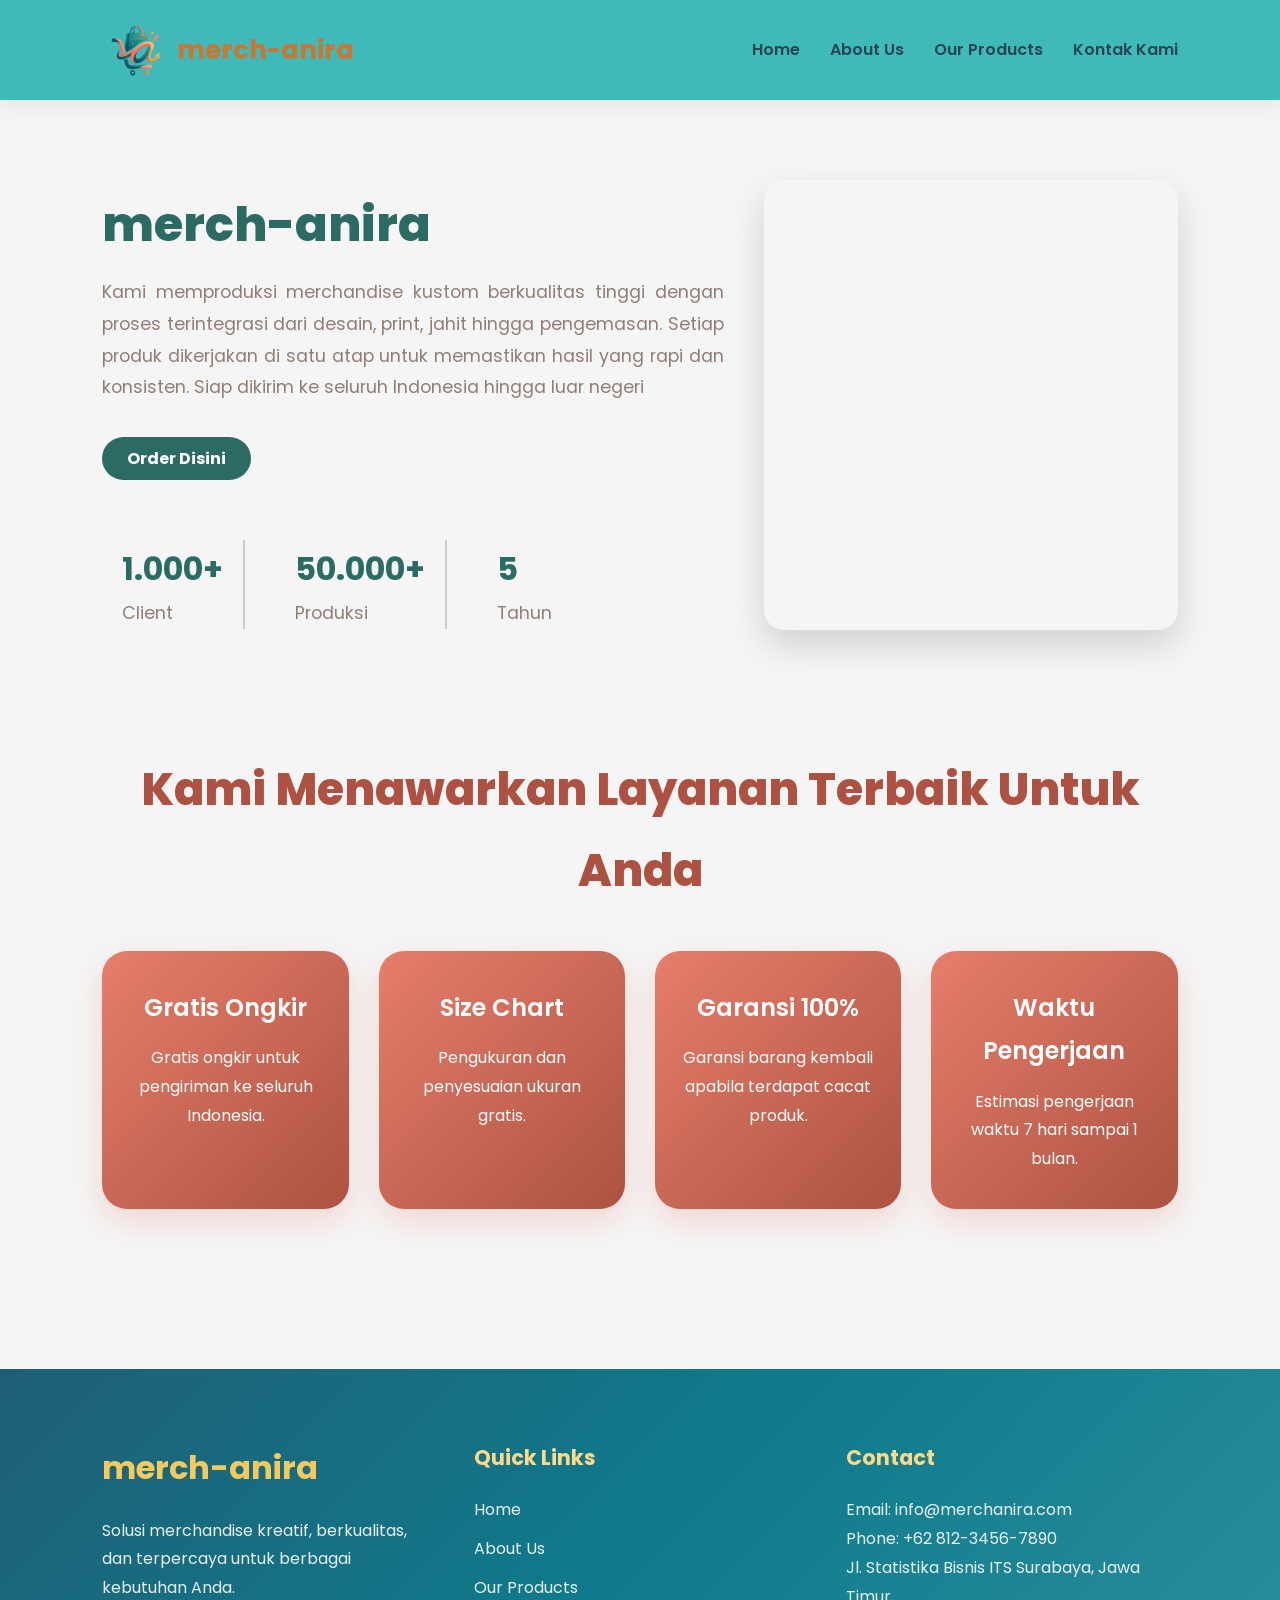
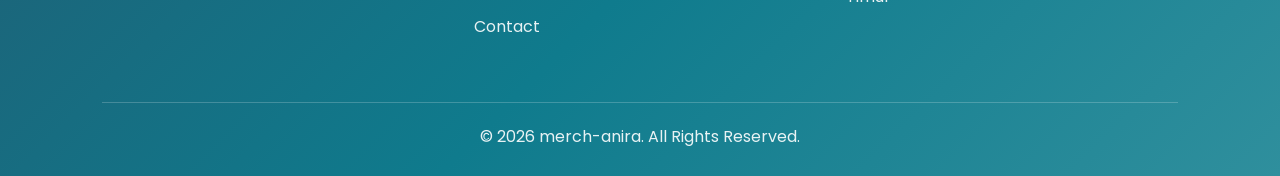
<file: index.html>
<!DOCTYPE html>
<html lang="en">

<head>
    <meta charset="UTF-8">
    <meta name="viewport" content="width=device-width, initial-scale=1.0">
    <title>Home - merch-anira</title>
    <link rel="preconnect" href="https://fonts.googleapis.com">
    <link rel="preconnect" href="https://fonts.gstatic.com" crossorigin>
    <link href="https://fonts.googleapis.com/css2?family=Poppins:wght@300;400;500;600;700;800&display=swap"
        rel="stylesheet">
    <link rel="stylesheet" href="style4.css">
</head>

<body>

    <nav class="navbar">
        <div class="logo">
            <img src="dor.png" alt="Merch-Anira Logo">
            <span>merch-anira</span>
        </div>

        <ul class="nav-links">
            <li><a href="index.html">Home</a></li>
            <li><a href="aboutus.html">About Us</a></li>
            <li><a href="katalog.html">Our Products</a></li>
            <li><a href="kontakkami.html">Kontak Kami</a></li>
        </ul>
    </nav>


    <section id="home">
        <div class="hero-text-box">
            <div class="about-text">
                <h1><span class="about">merch-anira</span></h1>
                <p>Kami memproduksi merchandise kustom berkualitas tinggi dengan proses terintegrasi dari desain, print,
                    jahit hingga pengemasan. Setiap produk dikerjakan di satu atap untuk memastikan hasil yang rapi dan
                    konsisten. Siap dikirim ke seluruh Indonesia hingga luar negeri</p>
            </div>
        </div>

        <div class="action-area">
            <a href="https://api.whatsapp.com/send/?phone=6285816971838&text&type=phone_number&app_absent=0"
                class="btn btn-order">
                <strong>Order Disini</strong>
            </a>
        </div>

        <div class="stats-card" style="margin-top: 20px;">
            <div class="stats-box">
                <div>
                    <h3>1.000+</h3>
                    <p>Client</p>
                </div>
                <div>
                    <h3>50.000+</h3>
                    <p>Produksi</p>
                </div>
                <div>
                    <h3>5</h3>
                    <p>Tahun</p>
                </div>
            </div>
        </div>

        <div class="carousel-wrapper">
            <div class="background-slider">
                <img src="download (1).webp" class="slide" alt="Slide 1">
                <img src="Entry Badges Design ♡_ᐟ.webp" class="slide" alt="Slide 2">
                <img src="Gemini_Generated_Image_lpd38slpd38slpd3.png" class="slide" alt="Slide 3">
            </div>
        </div>

        <div class="service">
            <h2>Kami Menawarkan Layanan Terbaik Untuk Anda</h2>
            <div class="reasons-container">

                <div class="reason-card">
                    <h3>Gratis Ongkir</h3>
                    <p>Gratis ongkir untuk pengiriman ke seluruh Indonesia.</p>
                </div>

                <div class="reason-card">
                    <h3>Size Chart</h3>
                    <p>Pengukuran dan penyesuaian ukuran gratis.</p>
                </div>

                <div class="reason-card">
                    <h3>Garansi 100%</h3>
                    <p>Garansi barang kembali apabila terdapat cacat produk.</p>
                </div>

                <div class="reason-card">
                    <h3>Waktu Pengerjaan</h3>
                    <p>Estimasi pengerjaan waktu 7 hari sampai 1 bulan.</p>
                </div>
            </div>
        </div>
    </section>

    <footer class="footer">
        <div class="footer-container">
            <div class="footer-brand">
                <h3>merch-anira</h3>
                <p>Solusi merchandise kreatif, berkualitas, dan terpercaya untuk berbagai kebutuhan Anda.</p>
            </div>
            <div class="footer-links">
                <h4>Quick Links</h4>
                <ul>
                    <li><a href="index.html">Home</a></li>
                    <li><a href="aboutus.html">About Us</a></li>
                    <li><a href="katalog.html">Our Products</a></li>
                    <li><a href="kontakkami.html">Contact</a></li>
                </ul>
            </div>
            <div class="footer-contact">
                <h4>Contact</h4>
                <p>Email: info@merchanira.com</p>
                <p>Phone: +62 812-3456-7890</p>
                <p>Jl. Statistika Bisnis ITS Surabaya, Jawa Timur</p>
            </div>
        </div>
        <div class="footer-bottom">
            <p>&copy; 2026 merch-anira. All Rights Reserved.</p>
        </div>
    </footer>

</body>

</html>
</file>
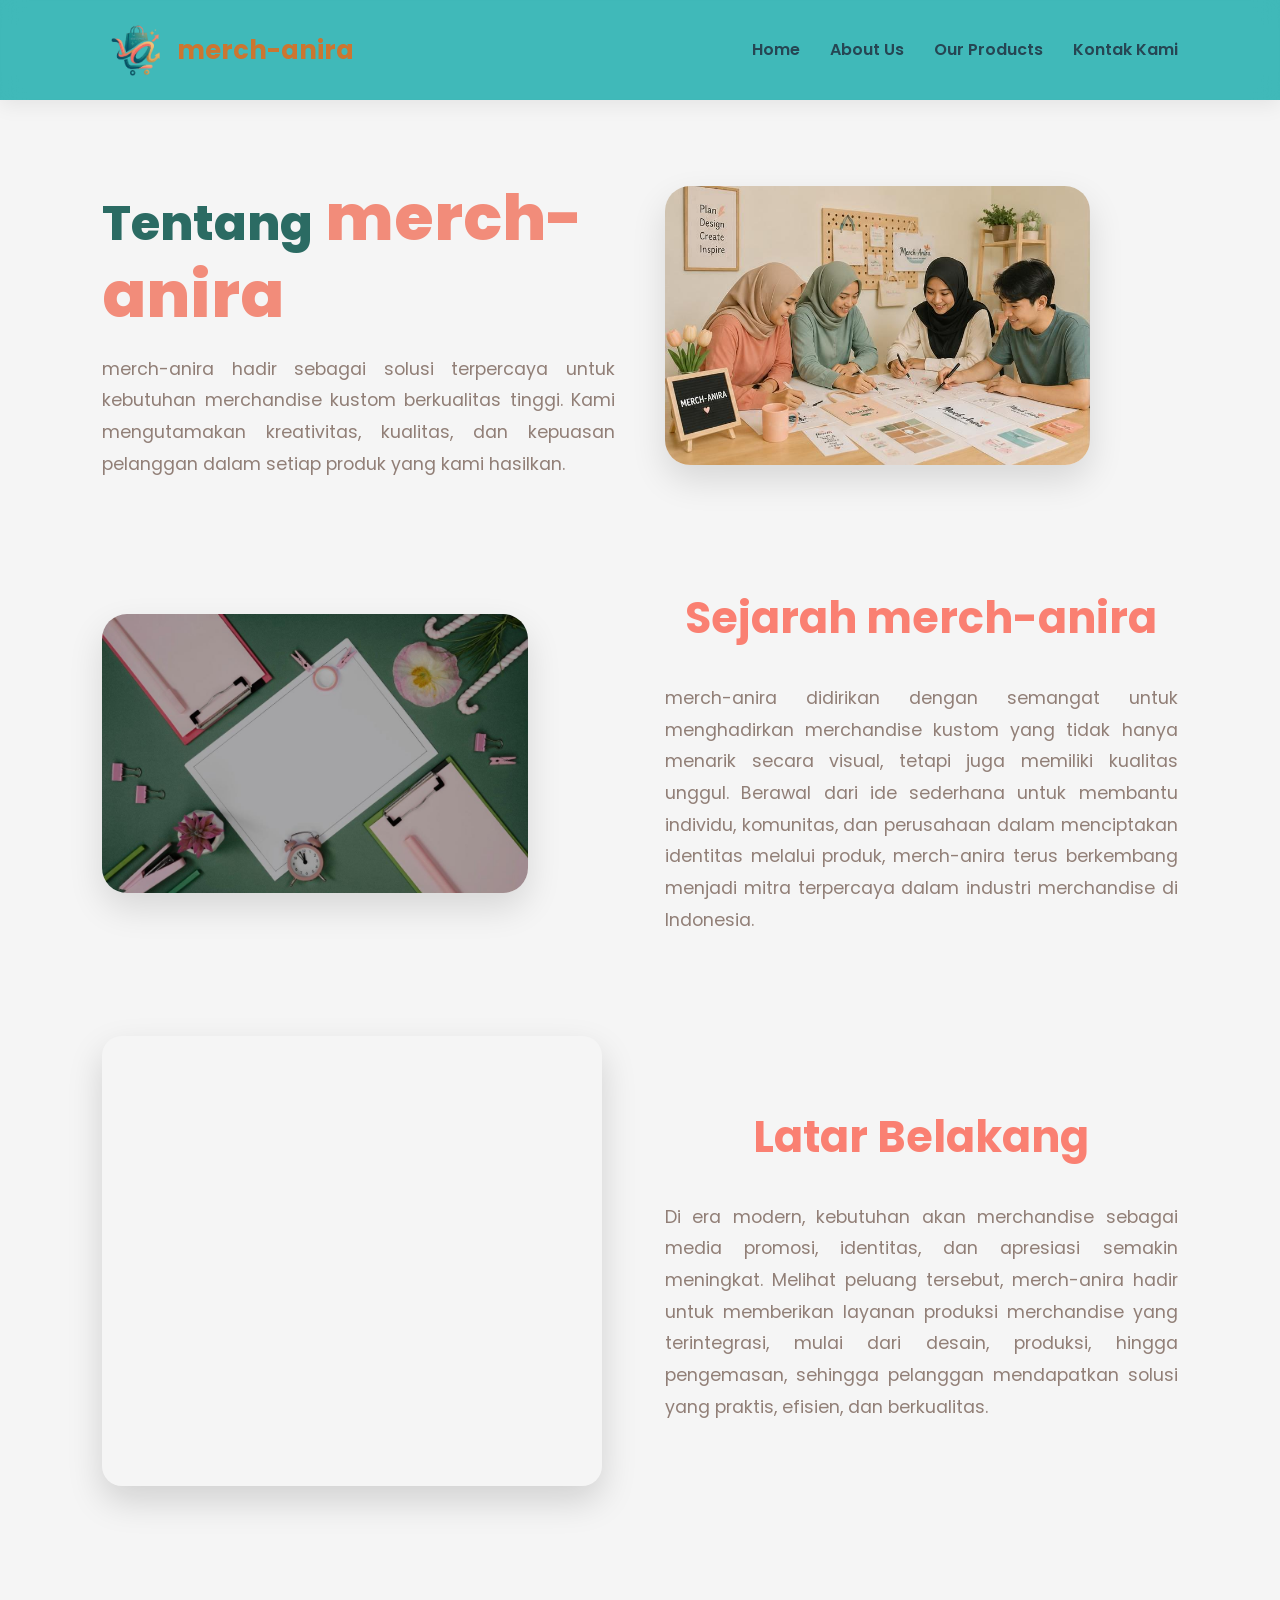
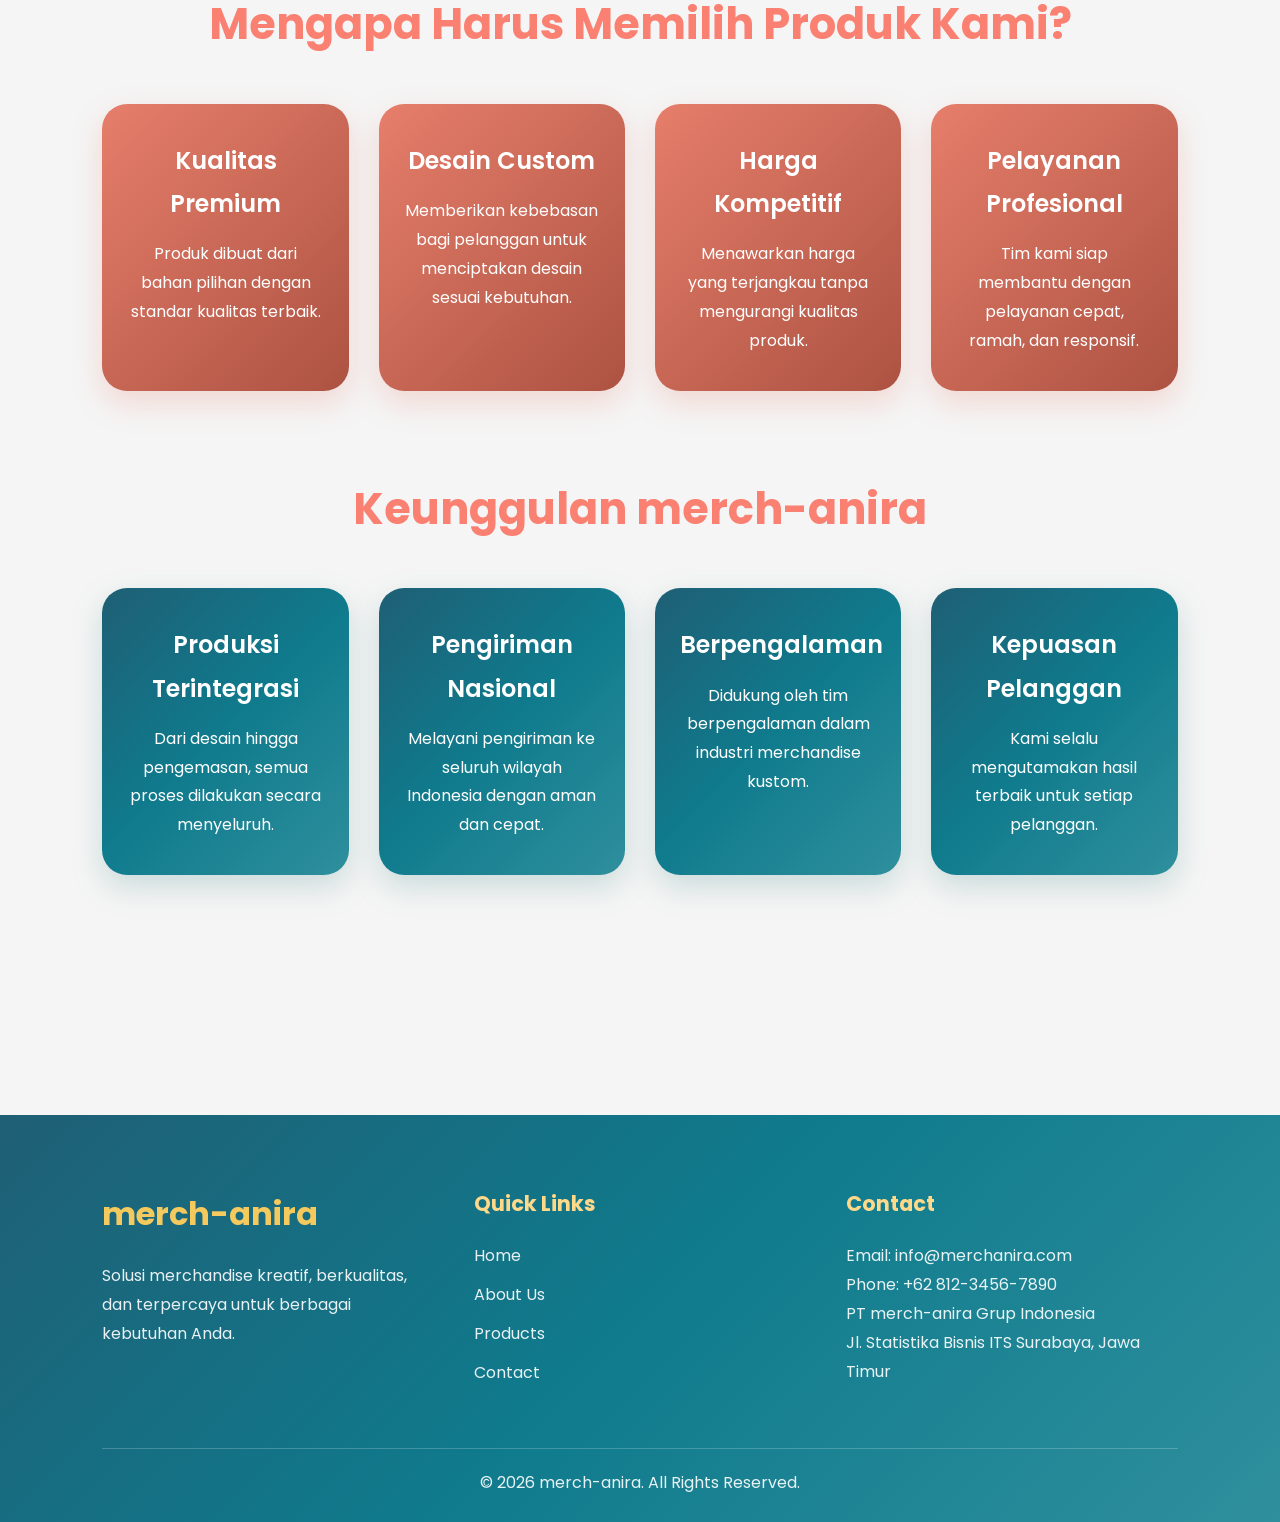
<file: aboutus.html>
<!DOCTYPE html>
<html lang="id">

<head>
    <meta charset="UTF-8">
    <meta name="viewport" content="width=device-width, initial-scale=1.0">
    <title>About Us - merch-anira</title>
    <link rel="preconnect" href="https://fonts.googleapis.com">
    <link rel="preconnect" href="https://fonts.gstatic.com" crossorigin>
    <link href="https://fonts.googleapis.com/css2?family=Poppins:wght@300;400;500;600;700;800&display=swap"
        rel="stylesheet">
    <link rel="stylesheet" href="style4.css">
</head>

<body>
    <nav class="navbar">
        <div class="logo">
            <img src="dor.png" alt="Merch-Anira Logo">
            <span>merch-anira</span>
        </div>

        <ul class="nav-links">
            <li><a href="index.html">Home</a></li>
            <li><a href="aboutus.html">About Us</a></li>
            <li><a href="katalog.html">Our Products</a></li>
            <li><a href="kontakkami.html">Kontak Kami</a></li>
        </ul>
    </nav>

    <!-- ABOUT US SECTION -->
    <section id="about-us">

        <!-- Hero About -->
        <div class="about-hero">
            <div class="about-text">
                <h1>
                    <span class="about">Tentang</span>
                    <span class="us">merch-anira</span>
                </h1>
                <p>
                    merch-anira hadir sebagai solusi terpercaya untuk kebutuhan merchandise kustom
                    berkualitas tinggi. Kami mengutamakan kreativitas, kualitas, dan kepuasan pelanggan
                    dalam setiap produk yang kami hasilkan.
                </p>
            </div>
            <div class="about-image">
                <img src="about(1).jpeg" alt="Tentang Merch-Anira">
            </div>
        </div>

        <!-- Sejarah -->
        <div class="about-section">
            <div class="section-image">
                <img src="sej.jpeg" alt="Sejarah Merch-Anira">
            </div>
            <div class="section-content">
                <h2>Sejarah merch-anira</h2>
                <p>
                    merch-anira didirikan dengan semangat untuk menghadirkan merchandise kustom
                    yang tidak hanya menarik secara visual, tetapi juga memiliki kualitas unggul.
                    Berawal dari ide sederhana untuk membantu individu, komunitas, dan perusahaan
                    dalam menciptakan identitas melalui produk, merch-anira terus berkembang menjadi
                    mitra terpercaya dalam industri merchandise di Indonesia.
                </p>
            </div>
        </div>

        <!-- Latar Belakang -->
        <div class="about-section reverse">
            <div class="section-content">
                <h2>Latar Belakang</h2>
                <p>
                    Di era modern, kebutuhan akan merchandise sebagai media promosi, identitas,
                    dan apresiasi semakin meningkat. Melihat peluang tersebut, merch-anira hadir
                    untuk memberikan layanan produksi merchandise yang terintegrasi, mulai dari
                    desain, produksi, hingga pengemasan, sehingga pelanggan mendapatkan solusi
                    yang praktis, efisien, dan berkualitas.
                </p>
            </div>
            <div class="about-image">
                <div class="background-slider">
                    <img src="1.jpeg" class="slide" alt="Foto 1">
                    <img src="keunggulan.jpeg" class="slide" alt="Foto 2">
                    <img src="3(1).jpeg" class="slide" alt="Foto 3">
                </div>
            </div>
        </div>

        <!-- Mengapa Memilih Kami -->
        <div class="why-choose-us">
            <h2>Mengapa Harus Memilih Produk Kami?</h2>
            <div class="reasons-container">
                <div class="reason-card">
                    <h3>Kualitas Premium</h3>
                    <p>Produk dibuat dari bahan pilihan dengan standar kualitas terbaik.</p>
                </div>

                <div class="reason-card">
                    <h3>Desain Custom</h3>
                    <p>Memberikan kebebasan bagi pelanggan untuk menciptakan desain sesuai kebutuhan.</p>
                </div>

                <div class="reason-card">
                    <h3>Harga Kompetitif</h3>
                    <p>Menawarkan harga yang terjangkau tanpa mengurangi kualitas produk.</p>
                </div>

                <div class="reason-card">
                    <h3>Pelayanan Profesional</h3>
                    <p>Tim kami siap membantu dengan pelayanan cepat, ramah, dan responsif.</p>
                </div>
            </div>
        </div>

        <!-- Keunggulan -->
        <div class="advantages-section">
            <h2>Keunggulan merch-anira</h2>
            <div class="advantages-grid">
                <div class="advantage-item">
                    <h3>Produksi Terintegrasi</h3>
                    <p>Dari desain hingga pengemasan, semua proses dilakukan secara menyeluruh.</p>
                </div>

                <div class="advantage-item">
                    <h3>Pengiriman Nasional</h3>
                    <p>Melayani pengiriman ke seluruh wilayah Indonesia dengan aman dan cepat.</p>
                </div>

                <div class="advantage-item">
                    <h3>Berpengalaman</h3>
                    <p>Didukung oleh tim berpengalaman dalam industri merchandise kustom.</p>
                </div>

                <div class="advantage-item">
                    <h3>Kepuasan Pelanggan</h3>
                    <p>Kami selalu mengutamakan hasil terbaik untuk setiap pelanggan.</p>
                </div>
            </div>
        </div>
    </section>

    <footer class="footer">
        <div class="footer-container">
            <div class="footer-brand">
                <h3>merch-anira</h3>
                <p>Solusi merchandise kreatif, berkualitas, dan terpercaya untuk berbagai kebutuhan Anda.</p>
            </div>

            <div class="footer-links">
                <h4>Quick Links</h4>
                <ul>
                    <li><a href="index.html">Home</a></li>
                    <li><a href="aboutus.html">About Us</a></li>
                    <li><a href="katalog.html">Products</a></li>
                    <li><a href="kontakkami.html">Contact</a></li>
                </ul>
            </div>

            <div class="footer-contact">
                <h4>Contact</h4>
                <p>Email: info@merchanira.com</p>
                <p>Phone: +62 812-3456-7890</p>
                <p>PT merch-anira Grup Indonesia</p>
                <p>Jl. Statistika Bisnis ITS Surabaya, Jawa Timur</p>
            </div>
        </div>

        <div class="footer-bottom">
            <p>&copy; 2026 merch-anira. All Rights Reserved.</p>
        </div>
    </footer>
</body>

</html>
</file>
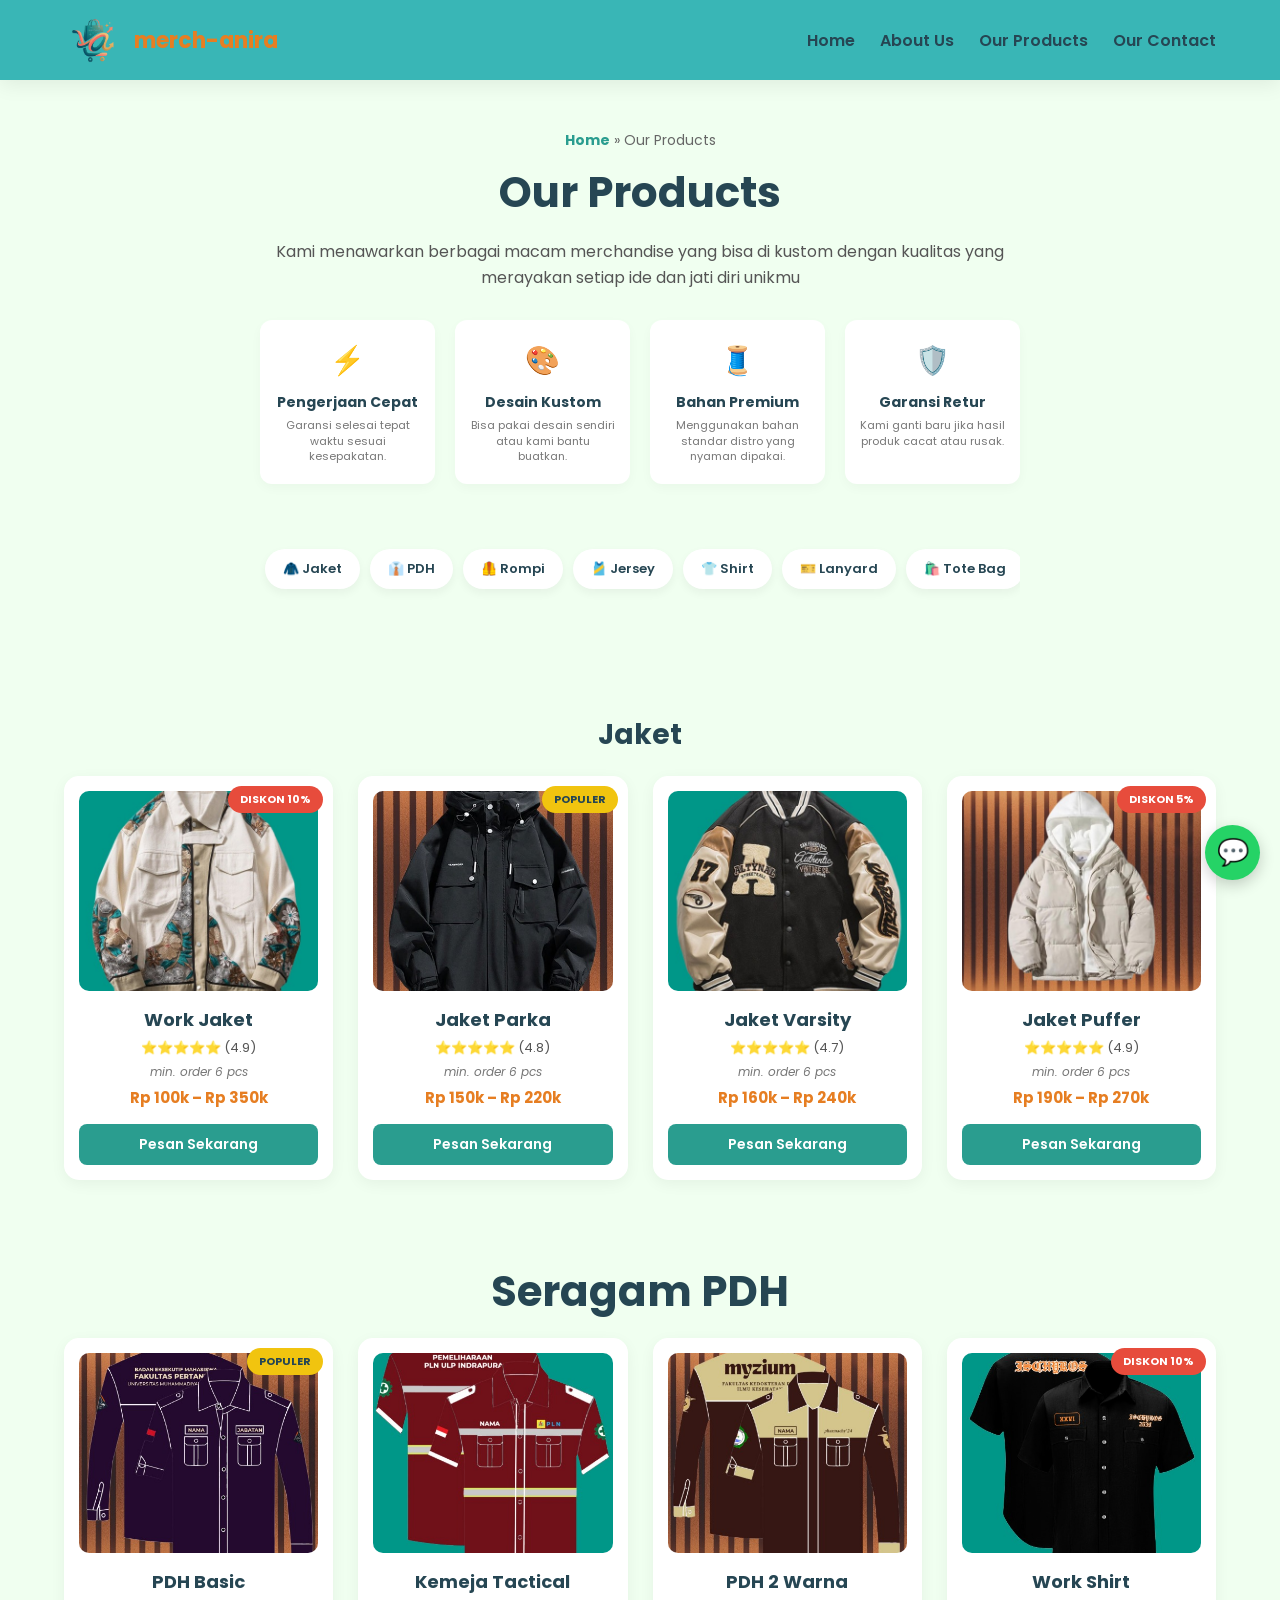
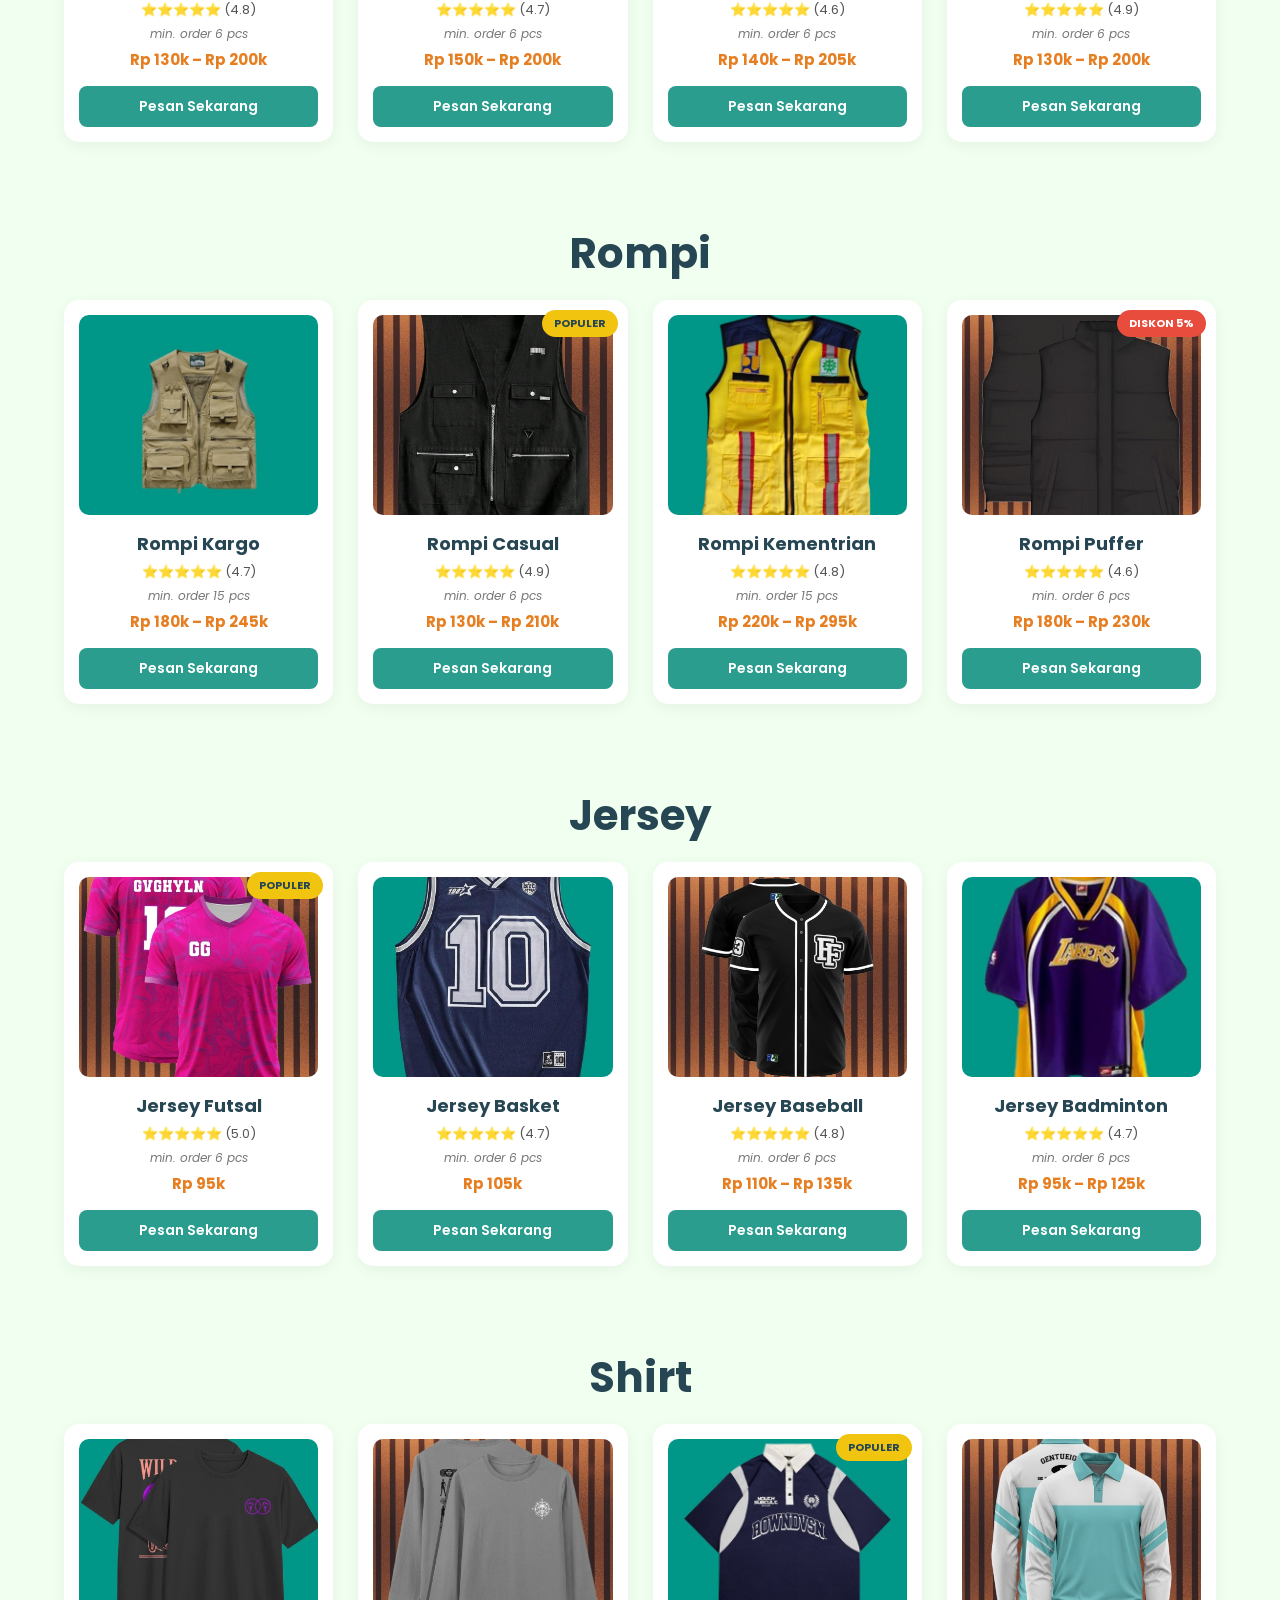
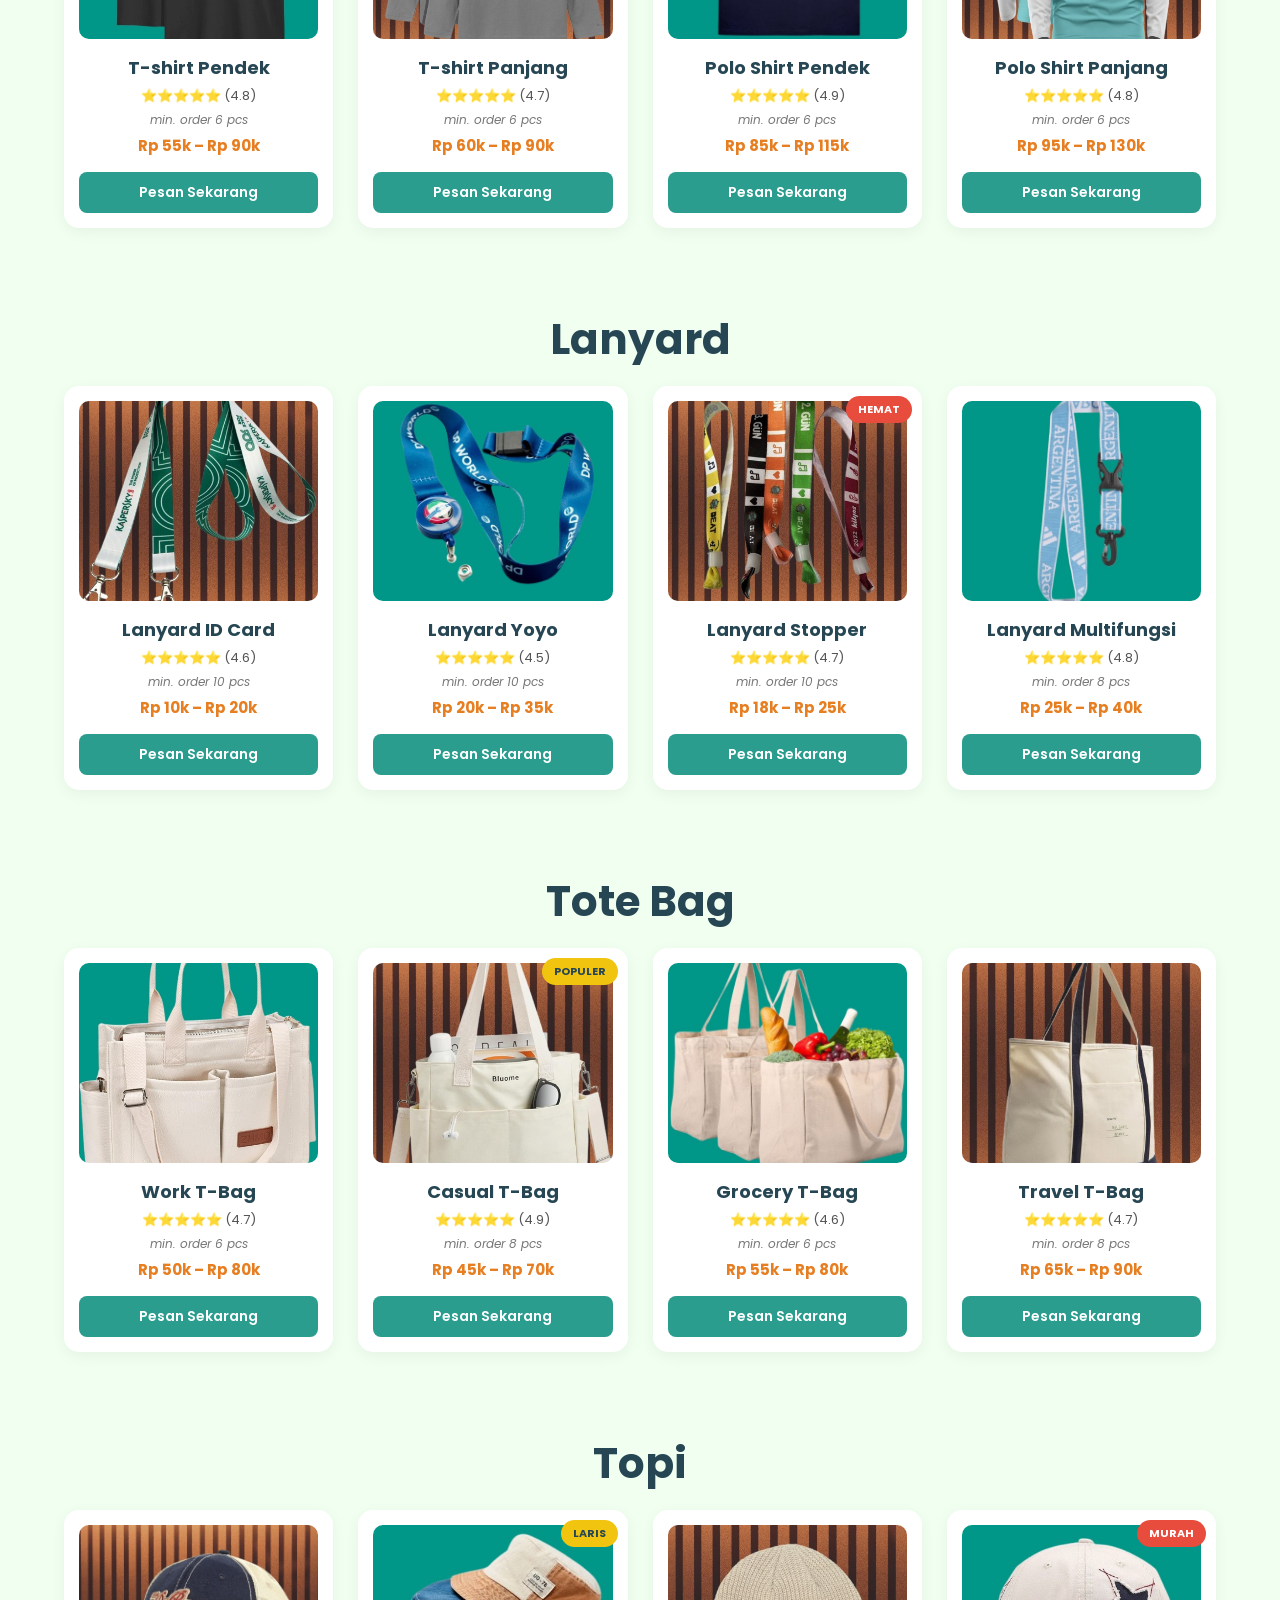
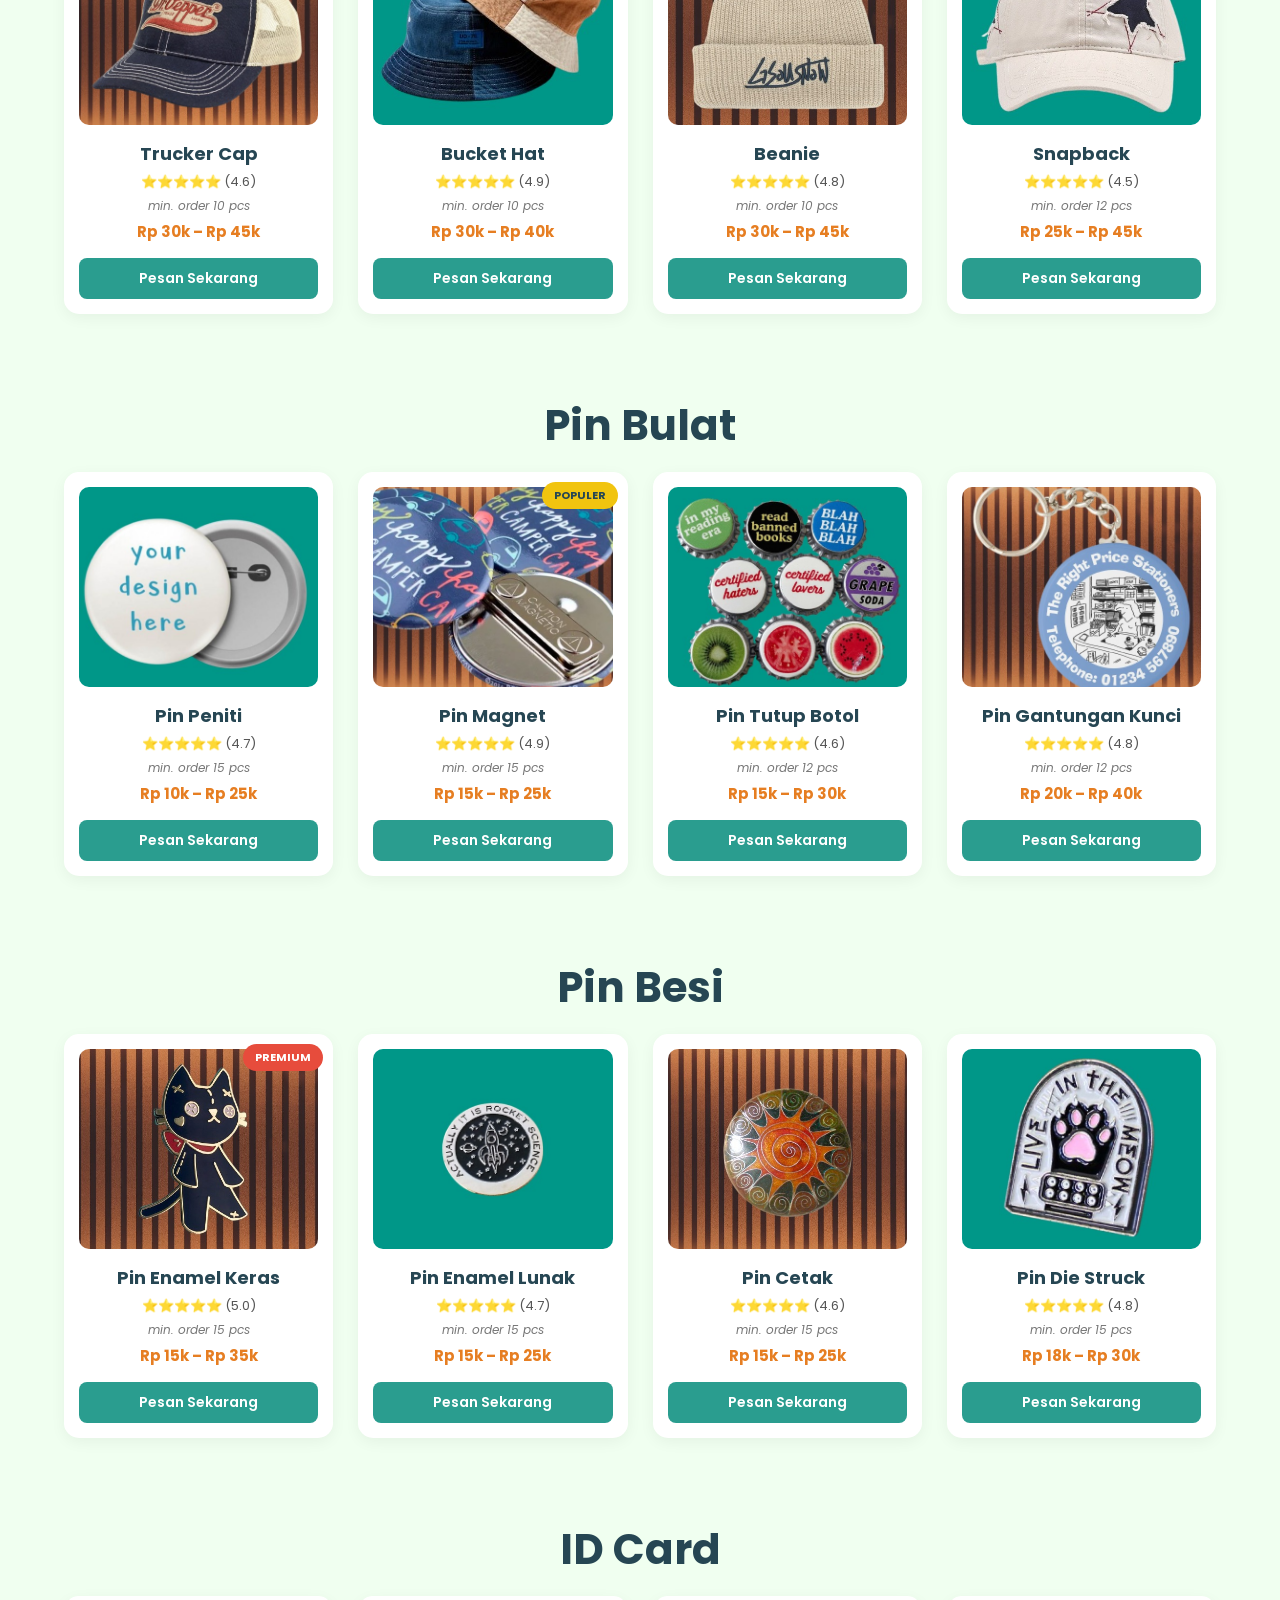
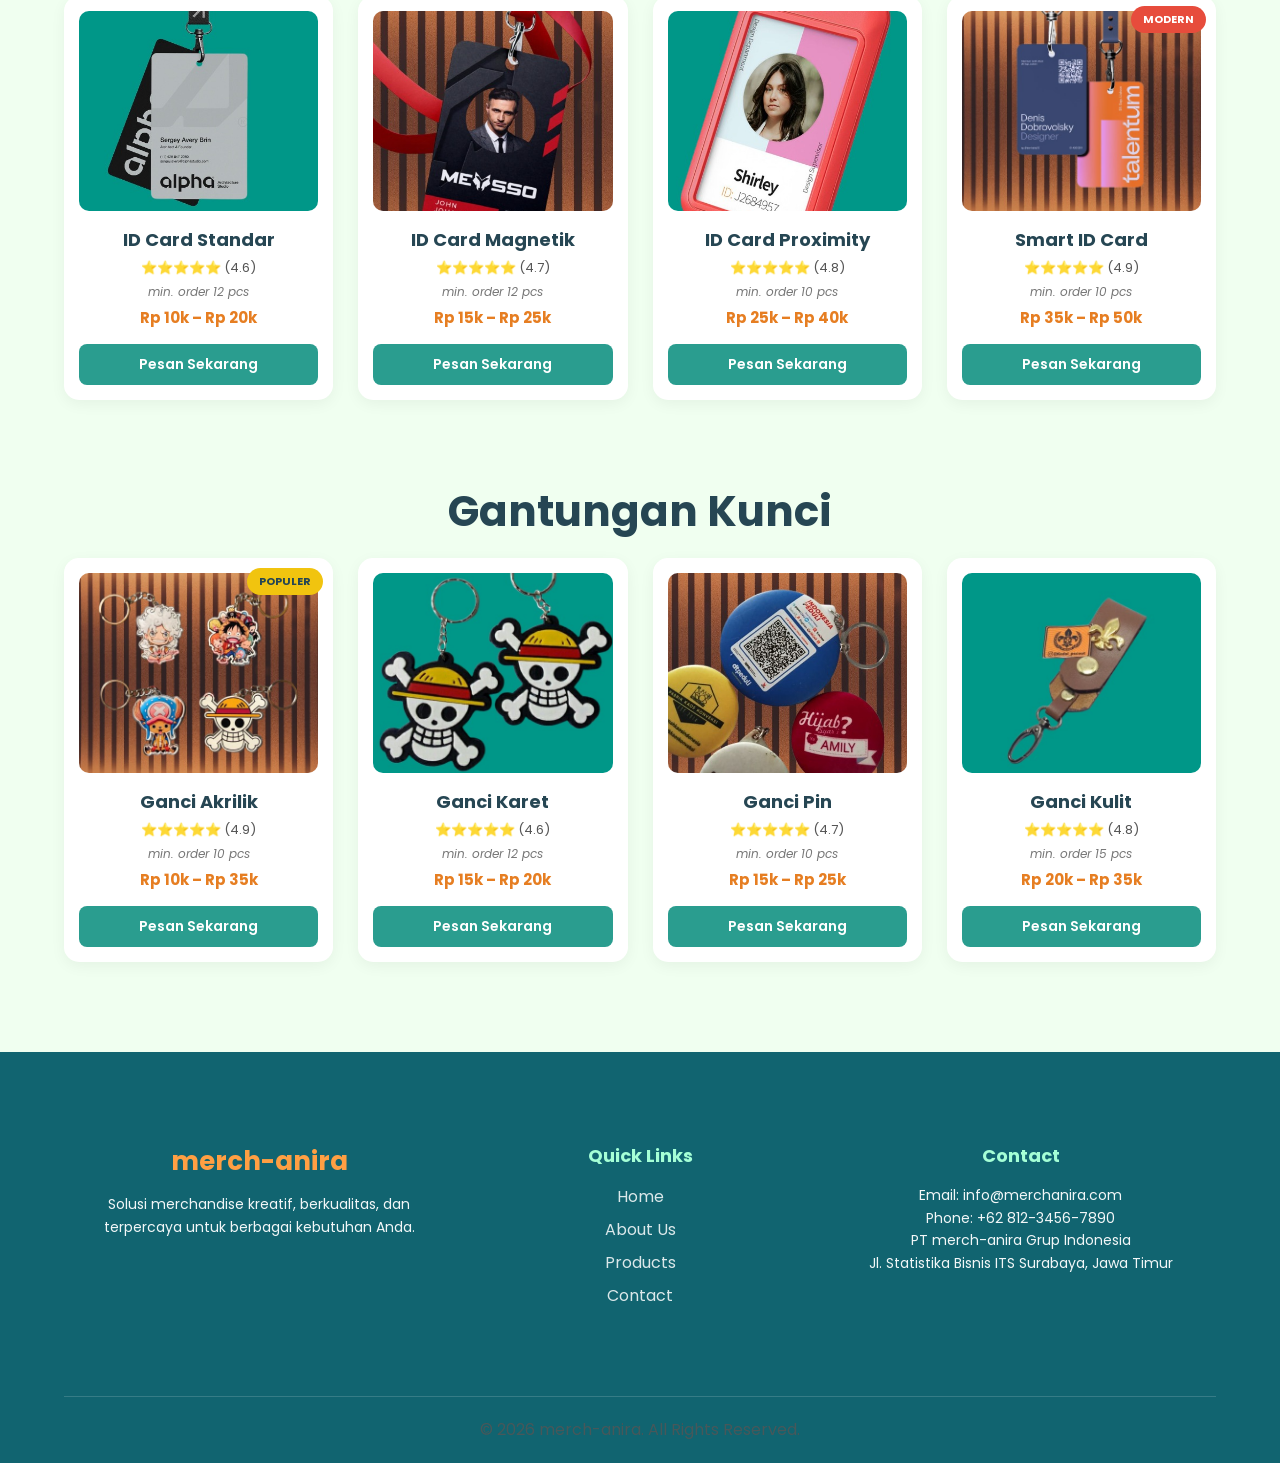
<file: katalog.html>
<!doctype html>
<html lang="id">

<head>
  <meta charset="UTF-8" />
  <meta name="viewport" content="width=device-width, initial-scale=1.0" />
  <title>Produk Kami</title>
  <link rel="preconnect" href="https://fonts.googleapis.com" />
  <link rel="preconnect" href="https://fonts.gstatic.com" crossorigin />
  <link href="https://fonts.googleapis.com/css2?family=Poppins:wght@300;400;500;600;700;800&display=swap"
    rel="stylesheet" />
  <link rel="stylesheet" href="style3.css" />
</head>

<body>

  <!-- Navbar -->
  <nav class="navbar">
    <div class="logo">
      <img src="dor.png" alt="Merch-Anira Logo" />
      <span>merch-anira</span>
    </div>

    <!-- Tambahan untuk Hamburger Menu HP -->
    <input type="checkbox" id="menu-toggle" class="menu-toggle">
    <label for="menu-toggle" class="hamburger">
      <span></span>
      <span></span>
      <span></span>
    </label>

    <ul class="nav-links">
      <li><a href="index.html">Home</a></li>
      <li><a href="aboutus.html">About Us</a></li>
      <li><a href="katalog.html">Our Products</a></li>
      <li><a href="kontakkami.html">Our Contact</a></li>
    </ul>
  </nav>


  <!-- Content -->
  <!-- Content & Navigasi Cepat -->
  <div class="container">
    <div class="breadcrumb"><span>Home</span> » Our Products </div>

    <h1>Our Products</h1>

    <p style="margin-bottom: 30px;">
      Kami menawarkan berbagai macam merchandise yang bisa di kustom dengan
      kualitas yang merayakan setiap ide dan jati diri unikmu
    </p>

    <!-- FITUR 3: Kenapa Memilih Kami (USP) -->
    <div class="usp-grid">
      <div class="usp-item">
        <div class="usp-icon">⚡</div>
        <div class="usp-title">Pengerjaan Cepat</div>
        <div class="usp-desc">Garansi selesai tepat waktu sesuai kesepakatan.</div>
      </div>
      <div class="usp-item">
        <div class="usp-icon">🎨</div>
        <div class="usp-title">Desain Kustom</div>
        <div class="usp-desc">Bisa pakai desain sendiri atau kami bantu buatkan.</div>
      </div>
      <div class="usp-item">
        <div class="usp-icon">🧵</div>
        <div class="usp-title">Bahan Premium</div>
        <div class="usp-desc">Menggunakan bahan standar distro yang nyaman dipakai.</div>
      </div>
      <div class="usp-item">
        <div class="usp-icon">🛡️</div>
        <div class="usp-title">Garansi Retur</div>
        <div class="usp-desc">Kami ganti baru jika hasil produk cacat atau rusak.</div>
      </div>
    </div>

    <!-- FITUR 4: Menu Tab Kategori (Navigasi Lompat) -->
    <div class="category-tabs">
      <a href="#jaket" class="tab-item">🧥 Jaket</a>
      <a href="#pdh" class="tab-item">👔 PDH</a>
      <a href="#rompi" class="tab-item">🦺 Rompi</a>
      <a href="#jersey" class="tab-item">🎽 Jersey</a>
      <a href="#shirt" class="tab-item">👕 Shirt</a>
      <a href="#lanyard" class="tab-item">🎫 Lanyard</a>
      <a href="#tote" class="tab-item">🛍️ Tote Bag</a>
      <a href="#topi" class="tab-item">🧢 Topi</a>
      <a href="#idcard" class="tab-item">🪪 ID Card</a>
      <a href="#pin" class="tab-item">🔘 Pin</a>
      <a href="#ganci" class="tab-item">🔑 Ganci</a>
    </div>
  </div>


  <!-- Section Jaket -->
  <div class="section" id="jaket" style="--i:1">
    <h1>
      <center>Jaket
    </h1>

    <div class="grid">
      <!-- Item 1 -->
      <div class="card">
        <!-- Tambahan: Label Promo -->
        <span class="badge promo">Diskon 10%</span>

        <div class="image">
          <img src="work.jpg" alt="jaket1" />
        </div>

        <div class="title">Work Jaket</div>

        <!-- Tambahan: Rating Bintang -->
        <div class="rating">⭐⭐⭐⭐⭐ (4.9)</div>

        <div class="min-order">min. order 6 pcs</div>
        <div class="price">Rp 100k – Rp 350k</div>

        <!-- Tambahan: Tombol Pesan Otomatis -->
        <a href="https://wa.me/6287852245496" class="btn-card-order" target="_blank">
          Pesan Sekarang
        </a>
      </div>


      <!-- Item 2 -->
      <div class="card">
        <!-- Label Best Seller -->
        <span class="badge best-seller">Populer</span>

        <div class="image">
          <img src="parka.jpg" alt="jaket2" />
        </div>
        <div class="title">Jaket Parka</div>

        <!-- Rating Bintang -->
        <div class="rating">⭐⭐⭐⭐⭐ (4.8)</div>

        <div class="min-order">min. order 6 pcs</div>
        <div class="price">Rp 150k – Rp 220k</div>

        <!-- Tombol Pesan Otomatis -->
        <a href="https://wa.me/6287852245496" class="btn-card-order" target="_blank">
          Pesan Sekarang
        </a>
      </div>

      <!-- Item 3 -->
      <div class="card">
        <div class="image">
          <img src="varsity.jpg" alt="jaket3" />
        </div>
        <div class="title">Jaket Varsity</div>

        <!-- Rating Bintang -->
        <div class="rating">⭐⭐⭐⭐⭐ (4.7)</div>

        <div class="min-order">min. order 6 pcs</div>
        <div class="price">Rp 160k – Rp 240k</div>

        <!-- Tombol Pesan Otomatis -->
        <a href="https://wa.me/6287852245496" class="btn-card-order" target="_blank">
          Pesan Sekarang
        </a>
      </div>

      <!-- Item 4 -->
      <div class="card">
        <!-- Label Diskon -->
        <span class="badge promo">Diskon 5%</span>

        <div class="image">
          <img src="puffer.jpg" alt="jaket4" />
        </div>
        <div class="title">Jaket Puffer</div>

        <!-- Rating Bintang -->
        <div class="rating">⭐⭐⭐⭐⭐ (4.9)</div>

        <div class="min-order">min. order 6 pcs</div>
        <div class="price">Rp 190k – Rp 270k</div>

        <!-- Tombol Pesan Otomatis -->
        <a href="https://wa.me/6287852245496" class="btn-card-order" target="_blank">
          Pesan Sekarang
        </a>
      </div>
    </div>
  </div>

  <!-- Section PDH -->
  <div class="section" id="pdh" style="--i:2">
    <h1 style="text-align: center;">Seragam PDH</h1>

    <div class="grid">
      <!-- Item 1 -->
      <div class="card">
        <!-- Label Best Seller -->
        <span class="badge best-seller">Populer</span>

        <div class="image">
          <img src="basic.jpg" alt="pdh1" />
        </div>
        <div class="title">PDH Basic</div>

        <!-- Rating Bintang -->
        <div class="rating">⭐⭐⭐⭐⭐ (4.8)</div>

        <div class="min-order">min. order 6 pcs</div>
        <div class="price">Rp 130k – Rp 200k</div>

        <!-- Tombol Pesan Otomatis -->
        <a href="https://wa.me/6287852245496" class="btn-card-order" target="_blank">
          Pesan Sekarang
        </a>
      </div>

      <!-- Item 2 -->
      <div class="card">
        <div class="image">
          <img src="tactical.jpg" alt="pdh2" />
        </div>
        <div class="title">Kemeja Tactical</div>

        <!-- Rating Bintang -->
        <div class="rating">⭐⭐⭐⭐⭐ (4.7)</div>

        <div class="min-order">min. order 6 pcs</div>
        <div class="price">Rp 150k – Rp 200k</div>

        <!-- Tombol Pesan Otomatis -->
        <a href="https://wa.me/6287852245496" class="btn-card-order" target="_blank">
          Pesan Sekarang
        </a>
      </div>

      <!-- Item 3 -->
      <div class="card">
        <div class="image">
          <img src="2warna.jpg" alt="pdh3" />
        </div>
        <div class="title">PDH 2 Warna</div>

        <!-- Rating Bintang -->
        <div class="rating">⭐⭐⭐⭐⭐ (4.6)</div>

        <div class="min-order">min. order 6 pcs</div>
        <div class="price">Rp 140k – Rp 205k</div>

        <!-- Tombol Pesan Otomatis -->
        <a href="https://wa.me/6287852245496" class="btn-card-order" target="_blank">
          Pesan Sekarang
        </a>
      </div>

      <!-- Item 4 -->
      <div class="card">
        <!-- Label Promo -->
        <span class="badge promo">Diskon 10%</span>

        <div class="image">
          <img src="workshirt.jpg" alt="pdh4" />
        </div>
        <div class="title">Work Shirt</div>

        <!-- Rating Bintang -->
        <div class="rating">⭐⭐⭐⭐⭐ (4.9)</div>

        <div class="min-order">min. order 6 pcs</div>
        <div class="price">Rp 130k – Rp 200k</div>

        <!-- Tombol Pesan Otomatis -->
        <a href="https://wa.me/6287852245496" class="btn-card-order" target="_blank">
          Pesan Sekarang
        </a>
      </div>
    </div>
  </div>


  <!-- Section Rompi -->
  <div class="section" id="rompi" style="--i:3">
    <h1 style="text-align: center;">Rompi</h1>

    <div class="grid">
      <!-- Item 1 -->
      <div class="card">
        <div class="image">
          <img src="kargo.jpg" alt="rom1" />
        </div>
        <div class="title">Rompi Kargo</div>
        <div class="rating">⭐⭐⭐⭐⭐ (4.7)</div>
        <div class="min-order">min. order 15 pcs</div>
        <div class="price">Rp 180k – Rp 245k</div>
        <a href="https://wa.me/6287852245496" class="btn-card-order" target="_blank">Pesan Sekarang</a>
      </div>

      <!-- Item 2 -->
      <div class="card">
        <span class="badge best-seller">Populer</span>
        <div class="image">
          <img src="casual.jpg" alt="rom2" />
        </div>
        <div class="title">Rompi Casual</div>
        <div class="rating">⭐⭐⭐⭐⭐ (4.9)</div>
        <div class="min-order">min. order 6 pcs</div>
        <div class="price">Rp 130k – Rp 210k</div>
        <a href="https://wa.me/6287852245496" class="btn-card-order" target="_blank">Pesan Sekarang</a>
      </div>

      <!-- Item 3 -->
      <div class="card">
        <div class="image">
          <img src="kemen.jpg" alt="rom3" />
        </div>
        <div class="title">Rompi Kementrian</div>
        <div class="rating">⭐⭐⭐⭐⭐ (4.8)</div>
        <div class="min-order">min. order 15 pcs</div>
        <div class="price">Rp 220k – Rp 295k</div>
        <a href="https://wa.me/6287852245496" class="btn-card-order" target="_blank">Pesan Sekarang</a>
      </div>

      <!-- Item 4 -->
      <div class="card">
        <span class="badge promo">Diskon 5%</span>
        <div class="image">
          <img src="rpuffer.jpg" alt="rom4" />
        </div>
        <div class="title">Rompi Puffer</div>
        <div class="rating">⭐⭐⭐⭐⭐ (4.6)</div>
        <div class="min-order">min. order 6 pcs</div>
        <div class="price">Rp 180k – Rp 230k</div>
        <a href="https://wa.me/6287852245496" class="btn-card-order" target="_blank">Pesan Sekarang</a>
      </div>
    </div>
  </div>

  <!-- Section Jersey -->
  <div class="section" id="jersey" style="--i:4">
    <h1 style="text-align: center;">Jersey</h1>

    <div class="grid">
      <!-- Item 1 -->
      <div class="card">
        <span class="badge best-seller">Populer</span>
        <div class="image">
          <img src="futsal.jpg" alt="jer1" />
        </div>
        <div class="title">Jersey Futsal</div>
        <div class="rating">⭐⭐⭐⭐⭐ (5.0)</div>
        <div class="min-order">min. order 6 pcs</div>
        <div class="price">Rp 95k</div>
        <a href="https://wa.me/6287852245496" class="btn-card-order" target="_blank">Pesan Sekarang</a>
      </div>

      <!-- Item 2 -->
      <div class="card">
        <div class="image">
          <img src="basket.jpg" alt="jer2" />
        </div>
        <div class="title">Jersey Basket</div>
        <div class="rating">⭐⭐⭐⭐⭐ (4.7)</div>
        <div class="min-order">min. order 6 pcs</div>
        <div class="price">Rp 105k</div>
        <a href="https://wa.me/6287852245496" class="btn-card-order" target="_blank">Pesan Sekarang</a>
      </div>

      <!-- Item 3 -->
      <div class="card">
        <div class="image">
          <img src="baseball.jpg" alt="jer3" />
        </div>
        <div class="title">Jersey Baseball</div>
        <div class="rating">⭐⭐⭐⭐⭐ (4.8)</div>
        <div class="min-order">min. order 6 pcs</div>
        <div class="price">Rp 110k – Rp 135k</div>
        <a href="https://wa.me/6287852245496" class="btn-card-order" target="_blank">Pesan Sekarang</a>
      </div>

      <!-- Item 4 -->
      <div class="card">
        <div class="image">
          <img src="badmin.jpg" alt="jer4" />
        </div>
        <div class="title">Jersey Badminton</div>
        <div class="rating">⭐⭐⭐⭐⭐ (4.7)</div>
        <div class="min-order">min. order 6 pcs</div>
        <div class="price">Rp 95k – Rp 125k</div>
        <a href="https://wa.me/6287852245496" class="btn-card-order" target="_blank">Pesan Sekarang</a>
      </div>
    </div>
  </div>

  <!-- Section Shirt -->
  <div class="section" id="shirt" style="--i:5">
    <h1 style="text-align: center;">Shirt</h1>

    <div class="grid">
      <!-- Item 1 -->
      <div class="card">
        <div class="image">
          <img src="pendek.jpg" alt="kaos1" />
        </div>
        <div class="title">T-shirt Pendek</div>
        <div class="rating">⭐⭐⭐⭐⭐ (4.8)</div>
        <div class="min-order">min. order 6 pcs</div>
        <div class="price">Rp 55k – Rp 90k</div>
        <a href="https://wa.me/6287852245496" class="btn-card-order" target="_blank">Pesan Sekarang</a>
      </div>

      <!-- Item 2 -->
      <div class="card">
        <div class="image">
          <img src="pjg.jpg" alt="kaos2" />
        </div>
        <div class="title">T-shirt Panjang</div>
        <div class="rating">⭐⭐⭐⭐⭐ (4.7)</div>
        <div class="min-order">min. order 6 pcs</div>
        <div class="price">Rp 60k – Rp 90k</div>
        <a href="https://wa.me/6287852245496" class="btn-card-order" target="_blank">Pesan Sekarang</a>
      </div>

      <!-- Item 3 -->
      <div class="card">
        <span class="badge best-seller">Populer</span>
        <div class="image">
          <img src="polop.jpg" alt="kaos3" />
        </div>
        <div class="title">Polo Shirt Pendek</div>
        <div class="rating">⭐⭐⭐⭐⭐ (4.9)</div>
        <div class="min-order">min. order 6 pcs</div>
        <div class="price">Rp 85k – Rp 115k</div>
        <a href="https://wa.me/6287852245496" class="btn-card-order" target="_blank">Pesan Sekarang</a>
      </div>

      <!-- Item 4 -->
      <div class="card">
        <div class="image">
          <img src="ppolo.jpg" alt="kaos4" />
        </div>
        <div class="title">Polo Shirt Panjang</div>
        <div class="rating">⭐⭐⭐⭐⭐ (4.8)</div>
        <div class="min-order">min. order 6 pcs</div>
        <div class="price">Rp 95k – Rp 130k</div>
        <a href="https://wa.me/6287852245496" class="btn-card-order" target="_blank">Pesan Sekarang</a>
      </div>
    </div>
  </div>

  <!-- Section Lanyard -->
  <div class="section" id="lanyard" style="--i:6">
    <h1 style="text-align: center;">Lanyard</h1>

    <div class="grid">
      <!-- Item 1 -->
      <div class="card">
        <div class="image">
          <img src="cardd.jpg" alt="l1" />
        </div>
        <div class="title">Lanyard ID Card</div>
        <div class="rating">⭐⭐⭐⭐⭐ (4.6)</div>
        <div class="min-order">min. order 10 pcs</div>
        <div class="price">Rp 10k – Rp 20k</div>
        <a href="https://wa.me/6287852245496" class="btn-card-order" target="_blank">Pesan Sekarang</a>
      </div>

      <!-- Item 2 -->
      <div class="card">
        <div class="image">
          <img src="yoyo.jpg" alt="l2" />
        </div>
        <div class="title">Lanyard Yoyo</div>
        <div class="rating">⭐⭐⭐⭐⭐ (4.5)</div>
        <div class="min-order">min. order 10 pcs</div>
        <div class="price">Rp 20k – Rp 35k</div>
        <a href="https://wa.me/6287852245496" class="btn-card-order" target="_blank">Pesan Sekarang</a>
      </div>

      <!-- Item 3 -->
      <div class="card">
        <span class="badge promo">Hemat</span>
        <div class="image">
          <img src="stopp.jpg" alt="l3" />
        </div>
        <div class="title">Lanyard Stopper</div>
        <div class="rating">⭐⭐⭐⭐⭐ (4.7)</div>
        <div class="min-order">min. order 10 pcs</div>
        <div class="price">Rp 18k – Rp 25k</div>
        <a href="https://wa.me/6287852245496" class="btn-card-order" target="_blank">Pesan Sekarang</a>
      </div>

      <!-- Item 4 -->
      <div class="card">
        <div class="image">
          <img src="multi.jpg" alt="l4" />
        </div>
        <div class="title">Lanyard Multifungsi</div>
        <div class="rating">⭐⭐⭐⭐⭐ (4.8)</div>
        <div class="min-order">min. order 8 pcs</div>
        <div class="price">Rp 25k – Rp 40k</div>
        <a href="https://wa.me/6287852245496" class="btn-card-order" target="_blank">Pesan Sekarang</a>
      </div>
    </div>
  </div>

  <!-- Section Tote Bag -->
  <div class="section" id="tote" style="--i:7">
    <h1 style="text-align: center;">Tote Bag</h1>

    <div class="grid">
      <!-- Item 1 -->
      <div class="card">
        <div class="image">
          <img src="twork.jpg" alt="t1" />
        </div>
        <div class="title">Work T-Bag</div>
        <div class="rating">⭐⭐⭐⭐⭐ (4.7)</div>
        <div class="min-order">min. order 6 pcs</div>
        <div class="price">Rp 50k – Rp 80k</div>
        <a href="https://wa.me/6287852245496" class="btn-card-order" target="_blank">Pesan Sekarang</a>
      </div>

      <!-- Item 2 -->
      <div class="card">
        <span class="badge best-seller">Populer</span>
        <div class="image">
          <img src="tcasual.jpg" alt="t2" />
        </div>
        <div class="title">Casual T-Bag</div>
        <div class="rating">⭐⭐⭐⭐⭐ (4.9)</div>
        <div class="min-order">min. order 8 pcs</div>
        <div class="price">Rp 45k – Rp 70k</div>
        <a href="https://wa.me/6287852245496" class="btn-card-order" target="_blank">Pesan Sekarang</a>
      </div>

      <!-- Item 3 -->
      <div class="card">
        <div class="image">
          <img src="grocery.jpg" alt="t3" />
        </div>
        <div class="title">Grocery T-Bag</div>
        <div class="rating">⭐⭐⭐⭐⭐ (4.6)</div>
        <div class="min-order">min. order 6 pcs</div>
        <div class="price">Rp 55k – Rp 80k</div>
        <a href="https://wa.me/6287852245496" class="btn-card-order" target="_blank">Pesan Sekarang</a>
      </div>

      <!-- Item 4 -->
      <div class="card">
        <div class="image">
          <img src="travel.jpg" alt="t4" />
        </div>
        <div class="title">Travel T-Bag</div>
        <div class="rating">⭐⭐⭐⭐⭐ (4.7)</div>
        <div class="min-order">min. order 8 pcs</div>
        <div class="price">Rp 65k – Rp 90k</div>
        <a href="https://wa.me/6287852245496" class="btn-card-order" target="_blank">Pesan Sekarang</a>
      </div>
    </div>
  </div>

  <!-- Section Topi -->
  <div class="section" id="topi" style="--i:8">
    <h1 style="text-align: center;">Topi</h1>

    <div class="grid">
      <!-- Item 1 -->
      <div class="card">
        <div class="image">
          <img src="trucker.jpg" alt="hat1" />
        </div>
        <div class="title">Trucker Cap</div>
        <div class="rating">⭐⭐⭐⭐⭐ (4.6)</div>
        <div class="min-order">min. order 10 pcs</div>
        <div class="price">Rp 30k – Rp 45k</div>
        <a href="https://wa.me/6287852245496" class="btn-card-order" target="_blank">Pesan Sekarang</a>
      </div>

      <!-- Item 2 -->
      <div class="card">
        <span class="badge best-seller">Laris</span>
        <div class="image">
          <img src="bucket.jpg" alt="hat2" />
        </div>
        <div class="title">Bucket Hat</div>
        <div class="rating">⭐⭐⭐⭐⭐ (4.9)</div>
        <div class="min-order">min. order 10 pcs</div>
        <div class="price">Rp 30k – Rp 40k</div>
        <a href="https://wa.me/6287852245496" class="btn-card-order" target="_blank">Pesan Sekarang</a>
      </div>

      <!-- Item 3 -->
      <div class="card">
        <div class="image">
          <img src="beaniw.jpg" alt="hat3" />
        </div>
        <div class="title">Beanie</div>
        <div class="rating">⭐⭐⭐⭐⭐ (4.8)</div>
        <div class="min-order">min. order 10 pcs</div>
        <div class="price">Rp 30k – Rp 45k</div>
        <a href="https://wa.me/6287852245496" class="btn-card-order" target="_blank">Pesan Sekarang</a>
      </div>

      <!-- Item 4 -->
      <div class="card">
        <span class="badge promo">Murah</span>
        <div class="image">
          <img src="snapback.jpg" alt="hat4" />
        </div>
        <div class="title">Snapback</div>
        <div class="rating">⭐⭐⭐⭐⭐ (4.5)</div>
        <div class="min-order">min. order 12 pcs</div>
        <div class="price">Rp 25k – Rp 45k</div>
        <a href="https://wa.me/6287852245496" class="btn-card-order" target="_blank">Pesan Sekarang</a>
      </div>
    </div>
  </div>

  <!-- Section Pin Bulat -->
  <div class="section" id="pin" style="--i:9">
    <h1 style="text-align: center;">Pin Bulat</h1>

    <div class="grid">
      <!-- Item 1 -->
      <div class="card">
        <div class="image">
          <img src="peniti.jpg" alt="pin1" />
        </div>
        <div class="title">Pin Peniti</div>
        <div class="rating">⭐⭐⭐⭐⭐ (4.7)</div>
        <div class="min-order">min. order 15 pcs</div>
        <div class="price">Rp 10k – Rp 25k</div>
        <a href="https://wa.me" class="btn-card-order" target="_blank">Pesan Sekarang</a>
      </div>

      <!-- Item 2 -->
      <div class="card">
        <span class="badge best-seller">Populer</span>
        <div class="image">
          <img src="magnet.jpg" alt="pin2" />
        </div>
        <div class="title">Pin Magnet</div>
        <div class="rating">⭐⭐⭐⭐⭐ (4.9)</div>
        <div class="min-order">min. order 15 pcs</div>
        <div class="price">Rp 15k – Rp 25k</div>
        <a href="https://wa.me" class="btn-card-order" target="_blank">Pesan Sekarang</a>
      </div>

      <!-- Item 3 -->
      <div class="card">
        <div class="image">
          <img src="tutupb.jpg" alt="pin3" />
        </div>
        <div class="title">Pin Tutup Botol</div>
        <div class="rating">⭐⭐⭐⭐⭐ (4.6)</div>
        <div class="min-order">min. order 12 pcs</div>
        <div class="price">Rp 15k – Rp 30k</div>
        <a href="https://wa.me" class="btn-card-order" target="_blank">Pesan Sekarang</a>
      </div>

      <!-- Item 4 -->
      <div class="card">
        <div class="image">
          <img src="gantu.jpg" alt="pin4" />
        </div>
        <div class="title">Pin Gantungan Kunci</div>
        <div class="rating">⭐⭐⭐⭐⭐ (4.8)</div>
        <div class="min-order">min. order 12 pcs</div>
        <div class="price">Rp 20k – Rp 40k</div>
        <a href="https://wa.me" class="btn-card-order" target="_blank">Pesan Sekarang</a>
      </div>
    </div>
  </div>

  <!-- Section Pin Besi -->
  <div class="section" style="--i:10">
    <h1 style="text-align: center;">Pin Besi</h1>

    <div class="grid">
      <!-- Item 1 -->
      <div class="card">
        <span class="badge promo">Premium</span>
        <div class="image">
          <img src="keras.jpg" alt="p1" />
        </div>
        <div class="title">Pin Enamel Keras</div>
        <div class="rating">⭐⭐⭐⭐⭐ (5.0)</div>
        <div class="min-order">min. order 15 pcs</div>
        <div class="price">Rp 15k – Rp 35k</div>
        <a href="https://wa.me/6287852245496" class="btn-card-order" target="_blank">Pesan Sekarang</a>
      </div>

      <!-- Item 2 -->
      <div class="card">
        <div class="image">
          <img src="softidk.jpg" alt="p2" />
        </div>
        <div class="title">Pin Enamel Lunak</div>
        <div class="rating">⭐⭐⭐⭐⭐ (4.7)</div>
        <div class="min-order">min. order 15 pcs</div>
        <div class="price">Rp 15k – Rp 25k</div>
        <a href="https://wa.me/6287852245496" class="btn-card-order" target="_blank">Pesan Sekarang</a>
      </div>

      <!-- Item 3 -->
      <div class="card">
        <div class="image">
          <img src="cetak.jpg" alt="p3" />
        </div>
        <div class="title">Pin Cetak</div>
        <div class="rating">⭐⭐⭐⭐⭐ (4.6)</div>
        <div class="min-order">min. order 15 pcs</div>
        <div class="price">Rp 15k – Rp 25k</div>
        <a href="https://wa.me/6287852245496" class="btn-card-order" target="_blank">Pesan Sekarang</a>
      </div>

      <!-- Item 4 -->
      <div class="card">
        <div class="image">
          <img src="die.jpg" alt="p4" />
        </div>
        <div class="title">Pin Die Struck</div>
        <div class="rating">⭐⭐⭐⭐⭐ (4.8)</div>
        <div class="min-order">min. order 15 pcs</div>
        <div class="price">Rp 18k – Rp 30k</div>
        <a href="https://wa.me/6287852245496" class="btn-card-order" target="_blank">Pesan Sekarang</a>
      </div>
    </div>
  </div>

  <!-- Section ID Card -->
  <div class="section" id="idcard" style="--i:11">
    <h1 style="text-align: center;">ID Card</h1>

    <div class="grid">
      <!-- Item 1 -->
      <div class="card">
        <div class="image">
          <img src="stand.jpg" alt="id1" />
        </div>
        <div class="title">ID Card Standar</div>
        <div class="rating">⭐⭐⭐⭐⭐ (4.6)</div>
        <div class="min-order">min. order 12 pcs</div>
        <div class="price">Rp 10k – Rp 20k</div>
        <a href="https://wa.me/6287852245496" class="btn-card-order" target="_blank">Pesan Sekarang</a>
      </div>

      <!-- Item 2 -->
      <div class="card">
        <div class="image">
          <img src="mag.jpg" alt="id2" />
        </div>
        <div class="title">ID Card Magnetik</div>
        <div class="rating">⭐⭐⭐⭐⭐ (4.7)</div>
        <div class="min-order">min. order 12 pcs</div>
        <div class="price">Rp 15k – Rp 25k</div>
        <a href="https://wa.me/6287852245496" class="btn-card-order" target="_blank">Pesan Sekarang</a>
      </div>

      <!-- Item 3 -->
      <div class="card">
        <div class="image">
          <img src="proxim.jpg" alt="id3" />
        </div>
        <div class="title">ID Card Proximity</div>
        <div class="rating">⭐⭐⭐⭐⭐ (4.8)</div>
        <div class="min-order">min. order 10 pcs</div>
        <div class="price">Rp 25k – Rp 40k</div>
        <a href="https://wa.me/6287852245496" class="btn-card-order" target="_blank">Pesan Sekarang</a>
      </div>

      <!-- Item 4 -->
      <div class="card">
        <span class="badge promo">Modern</span>
        <div class="image">
          <img src="smart.jpg" alt="id4" />
        </div>
        <div class="title">Smart ID Card</div>
        <div class="rating">⭐⭐⭐⭐⭐ (4.9)</div>
        <div class="min-order">min. order 10 pcs</div>
        <div class="price">Rp 35k – Rp 50k</div>
        <a href="https://wa.me/6287852245496" class="btn-card-order" target="_blank">Pesan Sekarang</a>
      </div>
    </div>
  </div>

  <!-- Section Gantungan Kunci -->
  <div class="section" id="ganci" style="--i:12">
    <h1 style="text-align: center;">Gantungan Kunci</h1>

    <div class="grid">
      <!-- Item 1 -->
      <div class="card">
        <span class="badge best-seller">Populer</span>
        <div class="image">
          <img src="akrilik.jpg" alt="ganci1" />
        </div>
        <div class="title">Ganci Akrilik</div>
        <div class="rating">⭐⭐⭐⭐⭐ (4.9)</div>
        <div class="min-order">min. order 10 pcs</div>
        <div class="price">Rp 10k – Rp 35k</div>
        <a href="https://wa.me/6287852245496" class="btn-card-order" target="_blank">Pesan Sekarang</a>
      </div>

      <!-- Item 2 -->
      <div class="card">
        <div class="image">
          <img src="karet.jpg" alt="ganci2" />
        </div>
        <div class="title">Ganci Karet</div>
        <div class="rating">⭐⭐⭐⭐⭐ (4.6)</div>
        <div class="min-order">min. order 12 pcs</div>
        <div class="price">Rp 15k – Rp 20k</div>
        <a href="https://wa.me/6287852245496" class="btn-card-order" target="_blank">Pesan Sekarang</a>
      </div>

      <!-- Item 3 -->
      <div class="card">
        <div class="image">
          <img src="pinn.jpg" alt="ganci3" />
        </div>
        <div class="title">Ganci Pin</div>
        <div class="rating">⭐⭐⭐⭐⭐ (4.7)</div>
        <div class="min-order">min. order 10 pcs</div>
        <div class="price">Rp 15k – Rp 25k</div>
        <a href="https://wa.me/6287852245496" class="btn-card-order" target="_blank">Pesan Sekarang</a>
      </div>

      <!-- Item 4 -->
      <div class="card">
        <div class="image">
          <img src="kulit.jpg" alt="ganci4" />
        </div>
        <div class="title">Ganci Kulit</div>
        <div class="rating">⭐⭐⭐⭐⭐ (4.8)</div>
        <div class="min-order">min. order 15 pcs</div>
        <div class="price">Rp 20k – Rp 35k</div>
        <a href="https://wa.me/6287852245496" class="btn-card-order" target="_blank">Pesan Sekarang</a>
      </div>
    </div>
  </div>


  <a href="https://wa.me/6287852245496" class="wa-float" target="_blank">
    💬
  </a>

  <!--Section Footer-->
  <footer>
    <div class="container footer-content">
      <!-- Kolom Logo & Slogan -->
      <div class="footer-section brand">
        <h2 class="logo-footer">merch-anira</h2>
        <p>Solusi merchandise kreatif, berkualitas, dan terpercaya untuk berbagai kebutuhan Anda.</p>
      </div>

      <!-- Kolom Quick Links -->
      <div class="footer-section links">
        <h3>Quick Links</h3>
        <ul>
          <li><a href="index.html">Home</a></li>
          <li><a href="aboutus.html">About Us</a></li>
          <li><a href="katalog.html">Products</a></li>
          <li><a href="kontakkami.html">Contact</a></li>
        </ul>
      </div>

      <!-- Kolom Contact -->
      <div class="footer-section contact">
        <h3>Contact</h3>
        <p>Email: info@merchanira.com</p>
        <p>Phone: +62 812-3456-7890</p>
        <p>PT merch-anira Grup Indonesia</p>
        <p>Jl. Statistika Bisnis ITS Surabaya, Jawa Timur</p>
      </div>
    </div>

    <!-- Copyright -->
    <div class="footer-bottom">
      <p>&copy; 2026 merch-anira. All Rights Reserved.</p>
    </div>
  </footer>
</body>

</html>
</file>
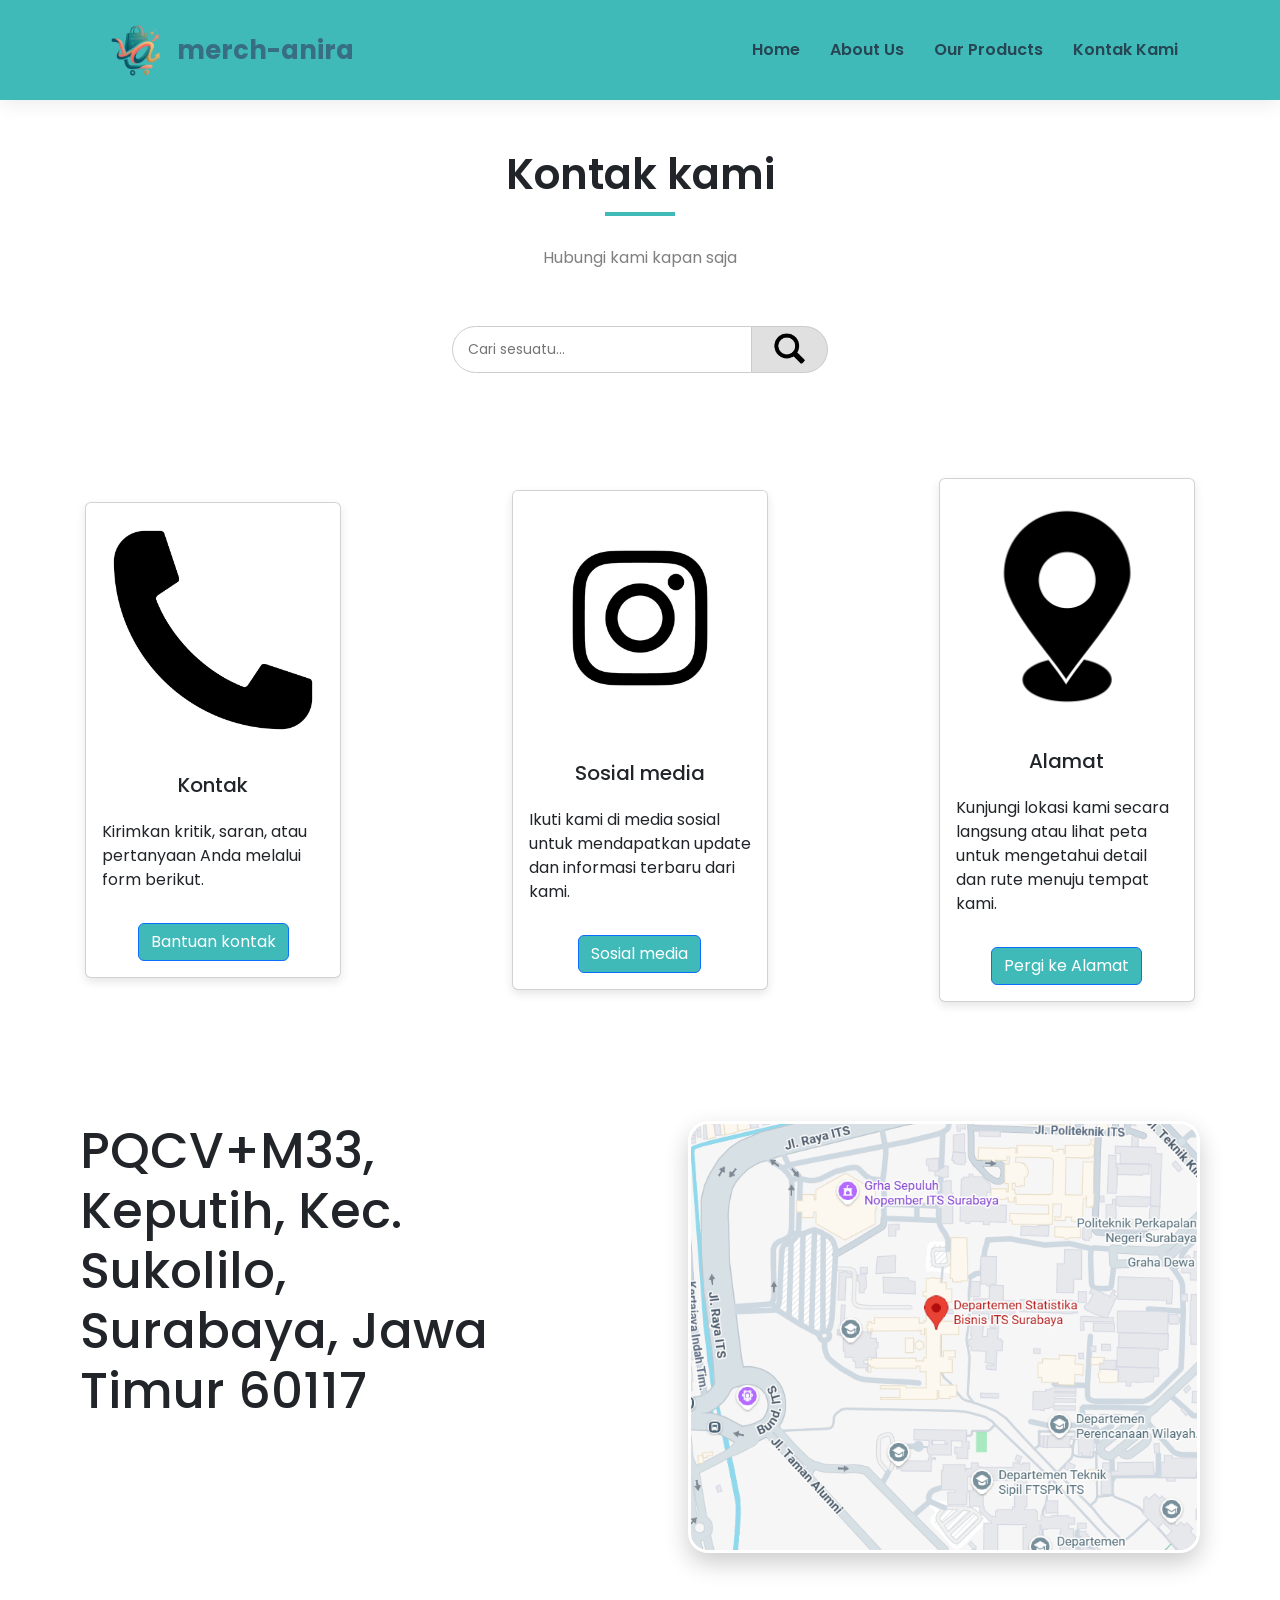
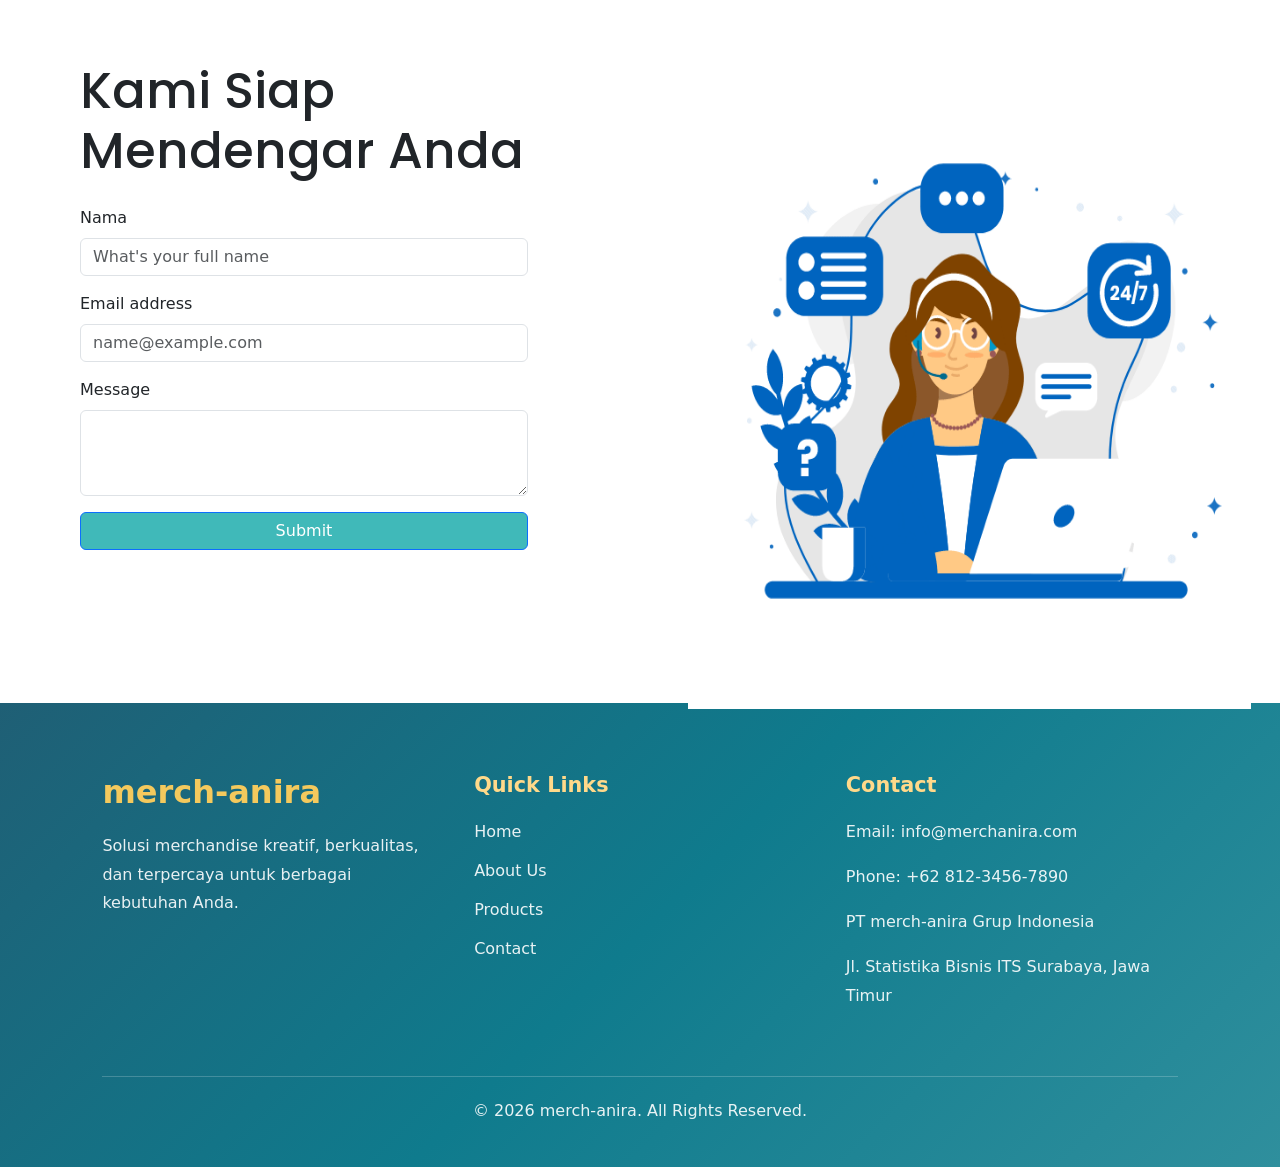
<file: kontakkami.html>
<html lang="en">

<head>
    <meta charset="UTF-8">
    <meta name="viewport" content="width=device-width, initial-scale=1.0">
    <title>Kontak kami</title>
    <link href="https://cdn.jsdelivr.net/npm/bootstrap@5.3.8/dist/css/bootstrap.min.css" rel="stylesheet"
        integrity="sha384-sRIl4kxILFvY47J16cr9ZwB07vP4J8+LH7qKQnuqkuIAvNWLzeN8tE5YBujZqJLB" crossorigin="anonymous">
    <link rel="preconnect" href="https://fonts.googleapis.com">
    <link rel="preconnect" href="https://fonts.gstatic.com" crossorigin>
    <link href="https://fonts.googleapis.com/css2?family=Poppins:wght@300;400;500;600;700;800&display=swap"
        rel="stylesheet">
    <link rel="stylesheet" href="style.css">
</head>

<body>
    <!-- Navbar -->
    <nav class="navbar">
        <div class="logo">
            <img src="dor.png" alt="Merch-Anira Logo">
            <span>merch-anira</span>
        </div>

        <ul class="nav-links">
            <li><a href="index.html">Home</a></li>
            <li><a href="aboutus.html">About Us</a></li>
            <li><a href="katalog.html">Our Products</a></li>
            <li><a href="kontakkami.html">Kontak Kami</a></li>
        </ul>
    </nav>
    <!-- end navbar -->
    <!-- start judul -->
    <div class="Judul-all">
        <h1 class="section-title">Kontak kami</h1>
        <p class="section-subtitle">Hubungi kami kapan saja</p>
        <div class="search-container">
            <input type="text" placeholder="Cari sesuatu..." class="search-input">
            <button class="search-btn">
                <img src="12+_Logo_Search_Png-removebg-preview.png" s width="35px">
            </button>
        </div>
    </div>
    <!-- end judul -->
    <!-- start card -->
    <div class="All-card">
        <div class="card">
            <img src="—Pngtree—telephone glyph icon vector_5199512.png" class="card-img-top" alt="...">

            <div class="card-body">
                <h5 class="card-title">Kontak</h5>
                <p class="card-text">
                    Kirimkan kritik, saran, atau pertanyaan Anda melalui form berikut.</p>
                <a href="#kontak-form1" class="btn btn-primary">Bantuan kontak</a>
            </div>
        </div>
        <div class="card">
            <img src="0817158f3a05c0d62de647c28f4cde54.jpg" class="card-img-top" alt="...">

            <div class="card-body">
                <h5 class="card-title">Sosial media</h5>
                <p class="card-text">Ikuti kami di media sosial untuk mendapatkan update dan informasi terbaru dari
                    kami.</p>
                <a href="https://www.instagram.com/dsb_its/" class="btn btn-primary" target="_blank">Sosial media</a>
            </div>
        </div>
        <div class="card">
            <img src="—Pngtree—vector location icon_3989706.png" class="card-img-top" alt="...">
            <div class="card-body">
                <h5 class="card-title">Alamat</h5>
                <p class="card-text">Kunjungi lokasi kami secara langsung atau lihat peta untuk mengetahui detail dan
                    rute menuju tempat kami.
                </p>
                <a href="#alamat" class="btn btn-primary">Pergi ke Alamat</a>
            </div>
        </div>
    </div>
    <!-- end card -->
    <!-- start adress -->
    <div class="Map-konten">
        <div class="Map-text">
            <h2>PQCV+M33, Keputih, Kec. Sukolilo, Surabaya, Jawa Timur 60117</h2>
        </div>
        <div class="Map-pic" id="alamat">
            <div class="map-box">
                <img src="Screenshot 2026-04-22 172331.png" alt="lokasi">
            </div>
        </div>
    </div>
    <!-- end adress -->
    <!-- start kontak -->
    <div class="Kontak-all">
        <div class="kontak-form">
            <form action="https://formspree.io/f/mdayyjne" method="POST">
                <h2 id="kontak-form1">Kami Siap Mendengar Anda</h2>

                <div class="mb-3">
                    <label class="form-label">Nama</label>
                    <input type="text" class="form-control" name="name" placeholder="What's your full name" required>
                </div>

                <div class="mb-3">
                    <label class="form-label">Email address</label>
                    <input type="email" class="form-control" name="email" placeholder="name@example.com" required>
                </div>

                <div class="mb-3">
                    <label class="form-label">Message</label>
                    <textarea class="form-control" name="message" rows="3" required></textarea>
                </div>

                <button type="submit" class="btn btn-primary">Submit</button>
            </form>
        </div>
        <div class="kontak-pic">
            <div class="pic-box">
                <img src="Ki5QrZeaFB.gif" alt="">
            </div>
        </div>
    </div>
    <footer class="footer">
        <div class="footer-container">
            <div class="footer-brand">
                <h3>merch-anira</h3>
                <p>Solusi merchandise kreatif, berkualitas, dan terpercaya untuk berbagai kebutuhan Anda.</p>
            </div>

            <div class="footer-links">
                <h4>Quick Links</h4>
                <ul>
                    <li><a href="index.html">Home</a></li>
                    <li><a href="aboutus.html">About Us</a></li>
                    <li><a href="katalog.html">Products</a></li>
                    <li><a href="kontakkami.html">Contact</a></li>
                </ul>
            </div>

            <div class="footer-contact">
                <h4>Contact</h4>
                <p>Email: info@merchanira.com</p>
                <p>Phone: +62 812-3456-7890</p>
                <p>PT merch-anira Grup Indonesia</p>
                <p>Jl. Statistika Bisnis ITS Surabaya, Jawa Timur</p>
            </div>
        </div>

        <div class="footer-bottom">
            <p>&copy; 2026 merch-anira. All Rights Reserved.</p>
        </div>
    </footer>

    <script src="https://cdn.jsdelivr.net/npm/bootstrap@5.3.8/dist/js/bootstrap.bundle.min.js"
        integrity="sha384-FKyoEForCGlyvwx9Hj09JcYn3nv7wiPVlz7YYwJrWVcXK/BmnVDxM+D2scQbITxI"
        crossorigin="anonymous"></script>
    <script>
        const searchBtn = document.querySelector(".search-btn");
        const searchInput = document.querySelector(".search-input");

        searchBtn.addEventListener("click", function () {
            let keyword = searchInput.value.toLowerCase();

            if (keyword.includes("kontak")) {
                document.getElementById("kontak-form1").scrollIntoView({ behavior: "smooth" });
            }
            else if (keyword.includes("alamat")) {
                document.getElementById("alamat").scrollIntoView({ behavior: "smooth" });
            }
            else if (keyword.includes("sosial") || keyword.includes("instagram")) {
                document.getElementById("footer-an").scrollIntoView({ behavior: "smooth" });
            }
            else {
                alert("Keyword tidak ditemukan");
            }
        });
        searchInput.addEventListener("keypress", function (e) {
            if (e.key === "Enter") {
                searchBtn.click();
            }
        });
    </script>
</body>

</html>
</file>
<file: style4.css>
* {
    margin: 0;
    padding: 0;
    box-sizing: border-box;
    font-family: 'Poppins', sans-serif;
}

body {
    background-color: #f5f5f5;
    color: #917f77;
    line-height: 1.8;
}

/* Navbar */
.navbar {
    display: flex;
    justify-content: space-between;
    align-items: center;
    padding: 15px 8%;
    background: rgba(47, 179, 179, 0.914);
    backdrop-filter: blur(12px);
    box-shadow: 0 4px 20px rgba(0, 0, 0, 0.08);
    position: sticky;
    top: 0;
    z-index: 1000;
}

/* Logo */
.logo {
    display: flex;
    align-items: center;
    gap: 5px;
}

.logo img {
    width: 70px;
    height: 70px;
    object-fit: contain;
    transition: transform 0.3s ease;
}

.logo img:hover {
    transform: scale(1.1) rotate(5deg);
}

.logo span {
    font-size: 1.6rem;
    font-weight: 700;
    color: #cb7631;
    font-family: 'Poppins', sans-serif;
}

/* Menu */
.nav-links {
    display: flex;
    list-style: none;
    gap: 30px;
}

.nav-links li {
    position: relative;
}

.nav-links a {
    text-decoration: none;
    color: #264653;
    font-size: 1rem;
    font-weight: 600;
    font-family: 'Poppins', sans-serif;
    transition: all 0.3s ease;
    padding: 8px 0;
}

/* Hover Effect */
.nav-links a:hover {
    color: #F4A261;
}

.nav-links a::after {
    content: "";
    position: absolute;
    left: 0;
    bottom: 0;
    width: 0;
    height: 3px;
    background: linear-gradient(90deg, #2A9D8F);
    border-radius: 10px;
    transition: width 0.3s ease;
}

.nav-links a:hover::after {
    width: 100%;
}

#home {
    display: grid;
    grid-template-columns: 1.2fr 0.8fr;
    grid-template-areas:
        "text slider"
        "button slider"
        "stats slider"
        "service service";
    align-items: center;
    gap: 40px;
    padding: 80px 8%;
    min-height: 80vh;
}

.about {
    font-size: 3rem;
    font-weight: 800;
    color: #ef8a79;
}

.service {
    grid-area: service;
    width: 100%;
    margin-top: 80px;
    background: none;
}

.service h2 {
    font-size: 2.8rem;
    font-weight: 800;
    text-align: center;
    color: #ad5242;
    margin-bottom: 40px;
}

.hero-text-box {
    grid-area: text;
}

.action-area {
    grid-area: button;
}

.stats-card {
    grid-area: stats;
}

.carousel-wrapper {
    grid-area: slider;
}

.reasons-container {
    display: grid;
    grid-template-columns: repeat(4, 1fr);
    gap: 30px;
    margin-top: 40px;
}

.stats-box {
    display: flex;
    gap: 30px;
    margin-top: 5px;
}

.stats-box div {
    padding: 0 20px;
}

.stats-box div:not(:last-child) {
    border-right: 2px solid #ccc;
}

.stats-box h3 {
    font-size: 2rem;
    font-weight: 700;
    color: #2b6b63;
}

.stats-box p {
    font-size: 1.1rem;
}

.about {
    font-size: 3rem;
    font-weight: 800;
    color: #ef8a79;
}

.btn-order {
    background-color: #2b6b63;
    color: white;
    padding: 10px 25px;
    border-radius: 50px;
    text-decoration: none;
    transition: 0.3s ease;
}

.btn-order:hover {
    background-color: #ef8a79;
    transform: scale(1.05);
}

#about-us {
    padding: 80px 8%;
}

.about-hero,
.about-section {
    display: flex;
    align-items: center;
    justify-content: space-between;
    gap: 50px;
    margin-bottom: 100px;
}

.reverse {
    flex-direction: row-reverse;
}

.about-text,
.section-content,
.about-image,
.section-image {
    flex: 1;
}

.about-text h1 {
    font-size: 4rem;
    font-weight: 800;
    margin-bottom: 20px;
    line-height: 1.2;
}

.about-text h1 .about {
    color: #2b6b63;
    /* Hijau teal */
}

.about-text h1 .us {
    color: #F28C7A;
    /* Coral */
}

.section-content h2,
.why-choose-us h2,
.advantages-section h2 {
    font-size: 2.7rem;
    color: #FA8072;
    margin-bottom: 25px;
    text-align: center;
    font-weight: 700;
}

.about-text p,
.section-content p {
    font-size: 1.1rem;
    text-align: justify;
}

.about-image img,
.section-image img {
    width: 83%;
    border-radius: 25px;
    box-shadow: 0 15px 35px rgba(0, 0, 0, 0.12);
    transition: transform 0.4s ease;
}

.about-image img:hover,
.section-image img:hover {
    transform: scale(1.03);
}

.why-choose-us,
.advantages-section {
    margin-top: 80px;
    margin-bottom: 80px;
}

.reasons-container,
.advantages-grid {
    display: grid;
    grid-template-columns: repeat(auto-fit, minmax(240px, 1fr));
    gap: 30px;
    margin-top: 40px;
}

.reason-card,
.advantage-item {
    background: linear-gradient(135deg, #e67e6b, #ad5242);
    color: white;
    padding: 35px 25px;
    border-radius: 25px;
    text-align: center;
    box-shadow: 0 12px 30px rgba(230, 126, 107, 0.25);
    transition: all 0.4s ease;
}

.advantage-item {
    background: linear-gradient(135deg, #1f5f75, #0f7b8d, #2f8f9d);
    box-shadow: 0 12px 30px rgba(79, 149, 144, 0.25);
}

.reason-card:hover,
.advantage-item:hover {
    transform: translateY(-10px);
}

.reason-card h3,
.advantage-item h3 {
    font-size: 1.5rem;
    margin-bottom: 15px;
    font-weight: 600;
}

.reason-card p,
.advantage-item p {
    font-size: 1rem;
}

.footer {
    background: linear-gradient(135deg, #1f5f75, #0f7b8d, #2f8f9d);
    color: #ffffff;
    padding: 70px 8% 25px;
    margin-top: 80px;
}

.footer-container {
    display: grid;
    grid-template-columns: repeat(auto-fit, minmax(250px, 1fr));
    gap: 40px;
}

.footer h3,
.footer h4 {
    margin-bottom: 20px;
    font-weight: 700;
}

.footer h3 {
    font-size: 2rem;
    color: #f4c95d;
}

.footer h4 {
    font-size: 1.3rem;
    color: #ffd98a;
}

.footer p,
.footer a {
    color: rgba(255, 255, 255, 0.9);
    text-decoration: none;
    line-height: 1.8;
    transition: 0.3s ease;
}

.footer a:hover {
    color: #f4c95d;
    padding-left: 5px;
}

.footer-links ul {
    list-style: none;
    padding: 0;
}

.footer-links li {
    margin-bottom: 10px;
}

.footer-bottom {
    text-align: center;
    margin-top: 50px;
    padding-top: 20px;
    border-top: 1px solid rgba(255, 255, 255, 0.2);
}

.background-slider {
    position: relative;
    width: 100%;
    max-width: 500px;
    height: 450px;
    overflow: hidden;
    border-radius: 20px;
    box-shadow: 0 15px 35px rgba(0, 0, 0, 0.15);
}

.background-slider .slide {
    position: absolute;
    width: 100%;
    height: 100%;
    object-fit: cover;
    opacity: 0;
    animation: slideShow 12s infinite;
}

.background-slider .slide:nth-child(1) {
    animation-delay: 0s;
}

.background-slider .slide:nth-child(2) {
    animation-delay: 4s;
}

.background-slider .slide:nth-child(3) {
    animation-delay: 8s;
}

@keyframes slideShow {
    0% {
        opacity: 0;
    }

    8% {
        opacity: 1;
    }

    30% {
        opacity: 1;
    }

    38% {
        opacity: 0;
    }

    100% {
        opacity: 0;
    }
}

@media (max-width: 992px) {
    .navbar {
        flex-direction: column;
        padding: 15px 5%;
        text-align: center;
    }

    .logo {
        margin-bottom: 15px;
        justify-content: center;
    }

    .nav-links {
        flex-wrap: wrap;
        justify-content: center;
        gap: 20px;
    }

    .about-hero,
    .about-section,
    .reverse {
        flex-direction: column;
        text-align: center;
        gap: 30px;
    }

    .about-text h1 {
        font-size: 2.8rem;
    }

    .section-content h2,
    .why-choose-us h2,
    .advantages-section h2 {
        font-size: 2.2rem;
    }

    .about-text p,
    .section-content p {
        text-align: center;
    }

    .about-image img,
    .section-image img,
    .background-slider {
        width: 100%;
        max-width: 100%;
    }
}

@media (max-width: 768px) {
    .navbar {
        padding: 10px 4%;
    }

    .logo img {
        width: 45px;
        height: 45px;
    }

    .logo span {
        font-size: 1.1rem;
    }

    .nav-links {
        gap: 10px;
    }

    .nav-links a {
        font-size: 0.85rem;
        padding: 5px 0;
    }

    .about-text h1 {
        font-size: 2.3rem;
    }

    .section-content h2,
    .why-choose-us h2,
    .advantages-section h2 {
        font-size: 1.9rem;
    }

    .about-text p,
    .section-content p {
        font-size: 1rem;
    }

    .background-slider {
        height: 280px;
    }
}

@media (max-width: 480px) {
    #about-us {
        padding: 50px 5%;
    }

    .nav-links {
        flex-direction: column;
        gap: 12px;
    }

    .about-text h1 {
        font-size: 2rem;
    }

    .section-content h2,
    .why-choose-us h2,
    .advantages-section h2 {
        font-size: 1.6rem;
    }

    .reason-card,
    .advantage-item {
        padding: 25px 20px;
    }

    .background-slider {
        height: 220px;
    }

    .footer-container {
        grid-template-columns: 1fr;
        text-align: center;
    }
}
</file>
<file: style3.css>
/* --- 1. Dasar & Tipografi --- */
* {
  margin: 0;
  padding: 0;
  box-sizing: border-box;
  font-family: "Poppins", sans-serif;
  scroll-behavior: smooth;
}

body {
  background-color: honeydew;
  color: #333;
  overflow-x: hidden; /* Mencegah halaman bisa digeser ke kanan di HP */
}

/* --- 2. Navbar & Logo --- */
.navbar {
  display: flex;
  justify-content: space-between;
  align-items: center;
  padding: 10px 5%;
  background: rgba(47, 179, 179, 0.95);
  backdrop-filter: blur(12px);
  box-shadow: 0 4px 20px rgba(0, 0, 0, 0.08);
  position: sticky;
  top: 0;
  z-index: 1000;
}

.logo {
  display: flex;
  align-items: center;
  gap: 10px;
}

.logo img {
  height: 60px; /* Ukuran pas untuk laptop dan mobile */
  width: auto;
  object-fit: contain;
  transition: transform 0.3s ease;
}

.logo img:hover {
  transform: scale(1.1) rotate(5deg);
}

.logo span {
  color: #e67e22;
  font-weight: 700;
  font-size: 22px;
}

/* --- 3. Menu Navigasi (Laptop) --- */
.nav-links {
  display: flex;
  list-style: none;
  gap: 25px;
}

.nav-links a {
  text-decoration: none;
  color: #264653;
  font-weight: 600;
  font-size: 1rem;
  transition: 0.3s ease;
  position: relative;
  padding: 5px 0;
}

.nav-links a:hover {
  color: #f4a261;
}

.nav-links a::after {
  content: "";
  position: absolute;
  left: 0;
  bottom: 0;
  width: 0;
  height: 3px;
  background: #2a9d8f;
  border-radius: 10px;
  transition: width 0.3s ease;
}

.nav-links a:hover::after {
  width: 100%;
}

/* Sembunyikan Checkbox Menu di Laptop */
.menu-toggle {
  display: none;
}

/* --- 4. Container & Hero --- */
.container {
  text-align: center;
  padding: 50px 20px;
  max-width: 800px;
  margin: 0 auto;
}

.breadcrumb {
  color: #666;
  margin-bottom: 10px;
  font-size: 14px;
}

.breadcrumb span {
  font-weight: 700;
  color: #2a9d8f;
}

h1 {
  font-size: 42px;
  color: #264653;
  margin-bottom: 15px;
}

p {
  font-size: 16px;
  color: #555;
  line-height: 1.6;
}

/* --- 5. Grid & Card Produk (Laptop) --- */
.section {
  padding: 40px 5%;
  opacity: 0;
  transform: translateY(30px);
  animation: fadeUp 0.8s ease forwards;
}

.section h1 center {
  font-size: 28px;
  color: #264653;
  margin-bottom: 20px;
}

.grid {
  display: grid;
  /* Auto-fit akan otomatis mengatur jumlah kolom sesuai lebar layar */
  grid-template-columns: repeat(auto-fit, minmax(240px, 1fr));
  gap: 25px;
  max-width: 1200px;
  margin: 0 auto;
}

.card {
  background: white;
  border-radius: 15px;
  padding: 15px;
  box-shadow: 0 4px 15px rgba(0, 0, 0, 0.05);
  transition:
    transform 0.3s ease,
    box-shadow 0.3s ease;
  text-align: center;
  display: flex;
  flex-direction: column;
  justify-content: space-between;
}

.card:hover {
  transform: translateY(-10px);
  box-shadow: 0 10px 25px rgba(0, 0, 0, 0.1);
}

/* --- Tambahan Fitur Penarik Pembeli --- */

/* Pengaturan wadah card agar posisi badge presisi */
.card {
  position: relative;
  overflow: hidden; /* Memotong bagian runcing badge */
}

/* 1. Badge Label (Diskon / Best Seller) */
.badge {
  position: absolute;
  top: 10px;
  right: 10px;
  padding: 5px 12px;
  font-size: 11px;
  font-weight: 700;
  border-radius: 20px;
  color: white;
  text-transform: uppercase;
}

.badge.promo {
  background-color: #e74c3c; /* Merah untuk diskon */
}

.badge.best-seller {
  background-color: #f1c40f; /* Kuning untuk populer */
  color: #264653;
}

/* 2. Rating Bintang */
.rating {
  font-size: 13px;
  margin-top: 5px;
  color: #555;
}

/* 3. Tombol Order di Dalam Card */
.btn-card-order {
  display: block;
  margin-top: 15px;
  padding: 10px 15px;
  background-color: #2a9d8f;
  color: white;
  text-decoration: none;
  font-weight: 600;
  font-size: 14px;
  border-radius: 8px;
  transition: all 0.3s ease;
}

.btn-card-order:hover {
  background-color: #218376;
  transform: translateY(-2px);
  box-shadow: 0 4px 10px rgba(42, 157, 143, 0.3);
}

.image {
  width: 100%;
  height: 200px;
  border-radius: 10px;
  overflow: hidden;
  background-color: #f0f0f0;
}

.image img {
  width: 100%;
  height: 100%;
  object-fit: cover;
}

.title {
  font-size: 18px;
  font-weight: 700;
  margin-top: 15px;
  color: #264653;
}

.min-order {
  font-size: 12px;
  color: #777;
  font-style: italic;
  margin: 5px 0;
}

.price {
  font-weight: 700;
  color: #e67e22;
  font-size: 15px;
}

/* --- 6. Footer --- */
footer {
  background-color: #116470; /* Tetap menggunakan toska gelap */
  color: #ffffff; /* Semua teks default menjadi putih murni */
  padding: 40px 5% 20px;
  margin-top: 50px;
}

.footer-content {
  display: flex;
  justify-content: space-between;
  flex-wrap: wrap;
  gap: 30px;
  max-width: 1200px;
  margin: 0 auto;
}

.footer-section {
  flex: 1;
  min-width: 200px;
}

.logo-footer {
  color: #ff9f43; /* Oranye yang lebih cerah agar sangat kontras */
  font-size: 26px;
  margin-bottom: 12px;
  font-weight: 700;
}

.footer-section h3 {
  margin-bottom: 15px;
  color: #a5ffd6; /* Toska/hijau muda sangat cerah agar menonjol sebagai judul */
  font-size: 18px;
  font-weight: 700;
}

.footer-section ul {
  list-style: none;
}

.footer-section ul li {
  margin-bottom: 8px;
}

.footer-section ul li a {
  color: #ffffff; /* Teks link putih murni agar kontras */
  text-decoration: none;
  opacity: 0.85; /* Sedikit transparan agar tidak terlalu silau */
  transition: 0.3s;
}

.footer-section ul li a:hover {
  opacity: 1;
  color: #ff9f43; /* Berubah jadi oranye cerah saat disentuh */
  padding-left: 5px;
}

@media (max-width: 768px) {
  /* ... Kode Anda yang lain tetap di sini ... */

  /* Tambahan untuk Footer di HP */
  .footer-content {
    flex-direction: column; /* Membuat isi footer berjejer ke bawah di HP */
    text-align: center;
  }

  .footer-section ul li a:hover {
    padding-left: 0; /* Matikan efek geser teks saat di hover di HP */
  }
}

/* Deskripsi brand dan kontak */
.brand p,
.contact p {
  line-height: 1.6;
  font-size: 14px;
  color: #ffffff; /* Putih murni agar teks terbaca jelas */
  opacity: 0.95;
}

/* Copyright Section */
.footer-bottom {
  text-align: center;
  margin-top: 30px;
  padding-top: 20px;
  border-top: 1px solid rgba(255, 255, 255, 0.2); /* Garis pembatas lebih tebal */
  font-size: 13px;
  color: #ffffff;
  opacity: 0.8; /* Tulisan hak cipta sedikit diredupkan namun tetap terbaca */
}

/* --- 7. WhatsApp & Animasi --- */
.wa-float {
  position: fixed;
  bottom: 20px;
  right: 20px;
  background-color: #25d366;
  color: white;
  width: 55px;
  height: 55px;
  border-radius: 50%;
  display: flex;
  align-items: center;
  justify-content: center;
  font-size: 26px;
  text-decoration: none;
  box-shadow: 0 5px 15px rgba(0, 0, 0, 0.2);
  z-index: 2000;
  transition: 0.3s;
}

.wa-float:hover {
  transform: scale(1.1);
}

@keyframes fadeUp {
  to {
    opacity: 1;
    transform: translateY(0);
  }
}

/* Delay Animasi Otomatis Menggunakan Variabel */
.section {
  animation-delay: calc(
    var(--i) * 0.5s
  ); /* Ubah 0.7s untuk mengatur kecepatan jeda */
}

/* --- 8. CSS KHUSUS HP & TABLET (RESPONSIVE) --- */
@media (max-width: 768px) {
  /* Ukuran Font Hero di HP */
  h1 {
    font-size: 30px;
  }
  p {
    font-size: 14px;
  }

  /* Aktifkan Tombol Hamburger di HP */
  .hamburger {
    display: flex;
    flex-direction: column;
    gap: 5px;
    cursor: pointer;
  }

  .hamburger span {
    width: 25px;
    height: 3px;
    background-color: #264653;
    border-radius: 5px;
    transition: 0.3s;
  }

  /* Sembunyikan Menu Asli dan buat model dropdown */
  .nav-links {
    position: absolute;
    top: 100%;
    left: 0;
    right: 0;
    background-color: #2fb3b3;
    flex-direction: column;
    text-align: center;
    gap: 0;
    max-height: 0;
    overflow: hidden;
    transition: max-height 0.3s ease-in-out;
  }

  .nav-links li {
    width: 100%;
    border-bottom: 1px solid rgba(255, 255, 255, 0.1);
  }

  .nav-links a {
    display: block;
    padding: 15px;
    color: white;
  }

  /* Logika Buka Tutup Menu saat Hamburger di-klik */
  .menu-toggle:checked ~ .nav-links {
    max-height: 300px; /* Batas tinggi menu saat terbuka */
  }

  /* Efek Animasi X pada hamburger saat dibuka */
  .menu-toggle:checked ~ .hamburger span:nth-child(1) {
    transform: translateY(8px) rotate(45deg);
  }
  .menu-toggle:checked ~ .hamburger span:nth-child(2) {
    opacity: 0;
  }
  .menu-toggle:checked ~ .hamburger span:nth-child(3) {
    transform: translateY(-8px) rotate(-45deg);
  }
}

/* --- Tambahan Fitur USP & Tab Kategori --- */

/* 3. Gaya Kenapa Memilih Kami (USP) */
.usp-grid {
  display: grid;
  grid-template-columns: repeat(auto-fit, minmax(160px, 1fr));
  gap: 20px;
  margin-bottom: 50px;
}

.usp-item {
  background: white;
  padding: 20px 15px;
  border-radius: 12px;
  box-shadow: 0 4px 12px rgba(0, 0, 0, 0.03);
  transition: transform 0.3s ease;
}

.usp-item:hover {
  transform: translateY(-5px);
}

.usp-icon {
  font-size: 28px;
  margin-bottom: 10px;
}

.usp-title {
  font-weight: 700;
  color: #264653;
  font-size: 14px;
  margin-bottom: 5px;
}

.usp-desc {
  font-size: 11px;
  color: #777;
  line-height: 1.4;
}

/* 4. Gaya Menu Tab Kategori */
.category-tabs {
  display: flex;
  gap: 10px;
  overflow-x: auto; /* Membuat menu bisa digeser ke kanan di HP */
  padding:s 10px 5px 15px;
  margin-bottom: 20px;
  scrollbar-width: thin; /* Untuk Firefox */
  scrollbar-color: #2a9d8f #f0f0f0;
}

/* Sembunyikan scrollbar di Chrome/Safari agar terlihat rapi */
.category-tabs::-webkit-scrollbar {
  height: 5px;
}
.category-tabs::-webkit-scrollbar-thumb {
  background-color: #2a9d8f;
  border-radius: 10px;
}

.tab-item {
  flex: 0 0 auto; /* Mencegah tombol gepeng di HP */
  background-color: white;
  color: #264653;
  text-decoration: none;
  padding: 10px 18px;
  border-radius: 30px;
  font-size: 13px;
  font-weight: 600;
  box-shadow: 0 4px 10px rgba(0, 0, 0, 0.05);
  transition: all 0.3s ease;
}

.tab-item:hover {
  background-color: #2a9d8f;
  color: white;
  transform: scale(1.05);
}
/* 4. Gaya Menu Tab Kategori */
.category-tabs {
  display: flex;
  gap: 10px;
  overflow-x: auto;
  padding: 15px 5px;
  margin-bottom: 20px;
  scrollbar-width: thin;
  scrollbar-color: #2a9d8f #f0f0f0;

  /* --- Tambahan untuk Efek Melayang (Sticky) --- */
  position: sticky;
  top: 75px; /* Angka ini harus pas di bawah tinggi Navbar Anda */
  z-index: 900; /* Sedikit di bawah z-index Navbar agar tidak tumpang tindih */
  background: rgba(
    240,
    255,
    240,
    0.9
  ); /* Efek blur transparan mengikuti warna honeydew */
  backdrop-filter: blur(8px);
}
/* Mencegah Judul Tertutup Navbar saat klik Tab Kategori */
.section {
  scroll-margin-top: 150px;
}
</file>
<file: style.css>
html {
  scroll-behavior: smooth;
}


.Judul-all {
  padding: 50px;
  display: grid;
  justify-content: center;
  align-items: center;
  font-family: 'Poppins', sans-serif;
}

.display-1 {
  color: #4c8f8a;
}

.section-title {
  text-align: center;
  font-size: 42px;
  font-weight: 600;
  position: relative;
  font-family: 'Poppins', sans-serif;
  
}

.section-title::after {
  content: "";
  width: 70px;
  height: 4px;
  background: rgba(47, 179, 179, 0.914);
  display: block;
  margin: 12px auto;
}

.section-subtitle {
  text-align: center;
  color: gray;
  margin-top: 10px;
  font-family: 'Poppins', sans-serif;
}

.search-container {
  display: flex;
  justify-content: center;
  margin: 40px 0;
}

.search-input {
  width: 300px;
  padding: 12px 15px;
  border: 1px solid #ccc;
  border-radius: 30px 0 0 30px;
  outline: none;
  font-size: 14px;
  background-color: #fff;
}

.search-input:focus {
  border-color: #999;
}

.search-btn {
  background-color: #e0e0e0;
  /* abu-abu */
  border: 1px solid #ccc;
  border-left: none;
  padding: 0 20px;
  border-radius: 0 30px 30px 0;
  cursor: pointer;
  transition: 0.3s;
}

.search-btn:hover {
  background-color: #cfcfcf;
}

.All-card {
  display: flex;
  justify-content: space-around;
  align-items: center;
  margin-bottom: 50px;
}

.card {
  width: 20%;
  box-shadow: 0 4px 10px rgba(0, 0, 0, 0.1);
  margin: 15px;
}

.card-body {
  display: flex;
  flex-wrap: wrap;
  justify-content: center;
  align-items: center;
  gap: 15px;
  font-family: 'Poppins', sans-serif;
}

.card:hover {
  transform: translateY(-5px);
  transition: 0.3s;
}

.btn {
  background: rgba(47, 179, 179, 0.914);
}

.Map-konten {
  height: 60vh;
  /* sedang */
  width: 100%;
  /* background-color: red; */
  display: flex;
  justify-content: space-around;
  align-items: center;
 
}

.Map-konten h2 {
  font-size: 50px;
  font-family: 'Poppins', sans-serif;
}

.Map-text {
  height: 80%;
  width: 35%;
  /* background-color: blue; */
  /* display: flex; justify-content: center; align-items: center; */
}

.Map-pic {
  height: 80%;
  width: 40%;
  /* background-color: aqua; */
  display: flex;
  justify-content: space-around;
  align-items: center;
}

.map-box {
  width: 100%;
  height: 100%;
  padding: 3px;
  border-radius: 20px;
  background: linear-gradient(135deg, #ffffff);
  overflow: hidden;
  /* penting biar rapi */
  box-shadow: 0 10px 25px rgba(0, 0, 0, 0.2);
}

.map-box img {
  width: 100%;
  height: 100%;
  object-fit: cover;
  border-radius: 17px;
  display: block;
  /* hilangin gap bawah img */
}

.kontak-all {
  height: 60vh;
  width: 100%;
  /* background-color: red; */
  display: flex;
  justify-content: space-around;
  align-items: center;
  margin-bottom: 156px;
}

.kontak-form {
  height: 80%;
  width: 35%;
  /* background-color: green; */
}

.kontak-form h2 {
  font-family: 'Poppins', sans-serif;
  font-size: 50px;
  margin-bottom: 25px;
}

.kontak-pic {
  height: 80%;
  width: 40%;
  background-color: red;
}

.pic-box {
  width: 110%;
  height: 150%;
}

.pic-box img {
  width: 100%;
  height: 100%;
}

.kontak-form button {
  width: 100%;
}

.footer {
  background: linear-gradient(135deg, #1f5f75, #0f7b8d, #2f8f9d);
  color: #ffffff;
  padding: 70px 8% 25px;
  margin-top: 80px;
}

.footer-container {
  display: grid;
  grid-template-columns: repeat(auto-fit, minmax(250px, 1fr));
  gap: 40px;
}

.footer h3,
.footer h4 {
  margin-bottom: 20px;
  font-weight: 700;
}

.footer h3 {
  font-size: 2rem;
  color: #f4c95d;
}

.footer h4 {
  font-size: 1.3rem;
  color: #ffd98a;
}

.footer p,
.footer a {
  color: rgba(255, 255, 255, 0.9);
  text-decoration: none;
  line-height: 1.8;
  transition: 0.3s ease;
}

.footer a:hover {
  color: #f4c95d;
  padding-left: 5px;
}

.footer-links ul {
  list-style: none;
  padding: 0;
}

.footer-links li {
  margin-bottom: 10px;
}

.footer-bottom {
  text-align: center;
  margin-top: 50px;
  padding-top: 20px;
  border-top: 1px solid rgba(255, 255, 255, 0.2);
}


#alamat {
  scroll-margin-top: 250px;
}

#kontak-form1 {
  scroll-margin-top: 150px;
}

/* Navbar */
.navbar {
  display: flex;
  justify-content: space-between;
  align-items: center;
  padding: 15px 8%;
  background: rgba(47, 179, 179, 0.914);
  backdrop-filter: blur(12px);
  box-shadow: 0 4px 20px rgba(0, 0, 0, 0.08);
  position: sticky;
  top: 0;
  z-index: 1000;
}

/* Logo */
.logo {
  display: flex;
  align-items: center;
  gap: 5px;
}

.logo img {
  width: 70px;
  height: 70px;
  object-fit: contain;
  transition: transform 0.3s ease;
}

.logo img:hover {
  transform: scale(1.1) rotate(5deg);
}

.logo span {
  font-size: 1.6rem;
  font-weight: 700;
  color: #376e84;
  font-family: 'Poppins', sans-serif;
}

/* Menu */
.nav-links {
  display: flex;
  list-style: none;
  gap: 30px;
}

.nav-links li {
  position: relative;
  margin-top: 15px;
}

.nav-links a {
  text-decoration: none;
  color: #264653;
  font-size: 1rem;
  font-weight: 600;
  font-family: 'Poppins', sans-serif;
  transition: all 0.3s ease;
  padding: 8px 0;
}

/* Hover Effect */
.nav-links a:hover {
  color: #F4A261;
}

.nav-links a::after {
  content: "";
  position: absolute;
  left: 0;
  bottom: 0;
  width: 0;
  height: 3px;
  background: linear-gradient(90deg, #2A9D8F);
  border-radius: 10px;
  transition: width 0.3s ease;
}

.nav-links a:hover::after {
  width: 100%;
}

#about-us {
  padding: 80px 8%;
}

.about-hero,
.about-section {
  display: flex;
  align-items: center;
  justify-content: space-between;
  gap: 50px;
  margin-bottom: 100px;
}

.reverse {
  flex-direction: row-reverse;
}

.about-text,
.section-content,
.about-image,
.section-image {
  flex: 1;
}

.about-text h1 {
  font-size: 4rem;
  font-weight: 800;
  margin-bottom: 20px;
  line-height: 1.2;
}

.about-text h1 .about {
  color: #2b6b63;
  /* Hijau teal */
}

.about-text h1 .us {
  color: #F28C7A;
  /* Coral */
}

.section-content h2,
.why-choose-us h2,
.advantages-section h2 {
  font-size: 2.7rem;
  color: #FA8072;
  margin-bottom: 25px;
  text-align: center;
  font-weight: 700;
}

.about-text p,
.section-content p {
  font-size: 1.1rem;
  text-align: justify;
}

.about-image img,
.section-image img {
  width: 83%;
  border-radius: 25px;
  box-shadow: 0 15px 35px rgba(0, 0, 0, 0.12);
  transition: transform 0.4s ease;
}

.about-image img:hover,
.section-image img:hover {
  transform: scale(1.03);
}

@media (max-width: 768px) {
  .All-card {
    flex-direction: column;
    align-items: center;
  }

  .card {
    width: 90%;
  }

  .Map-konten {
    flex-direction: column;
    height: auto;
  }

  .Map-text,
  .Map-pic {
    width: 100%;
  }

  .kontak-all {
    flex-direction: column;
    height: auto;
  }

  .kontak-form,
  .kontak-pic {
    width: 100%;
  }

  .footer-container {
    flex-direction: column;
  }
}
</file>
